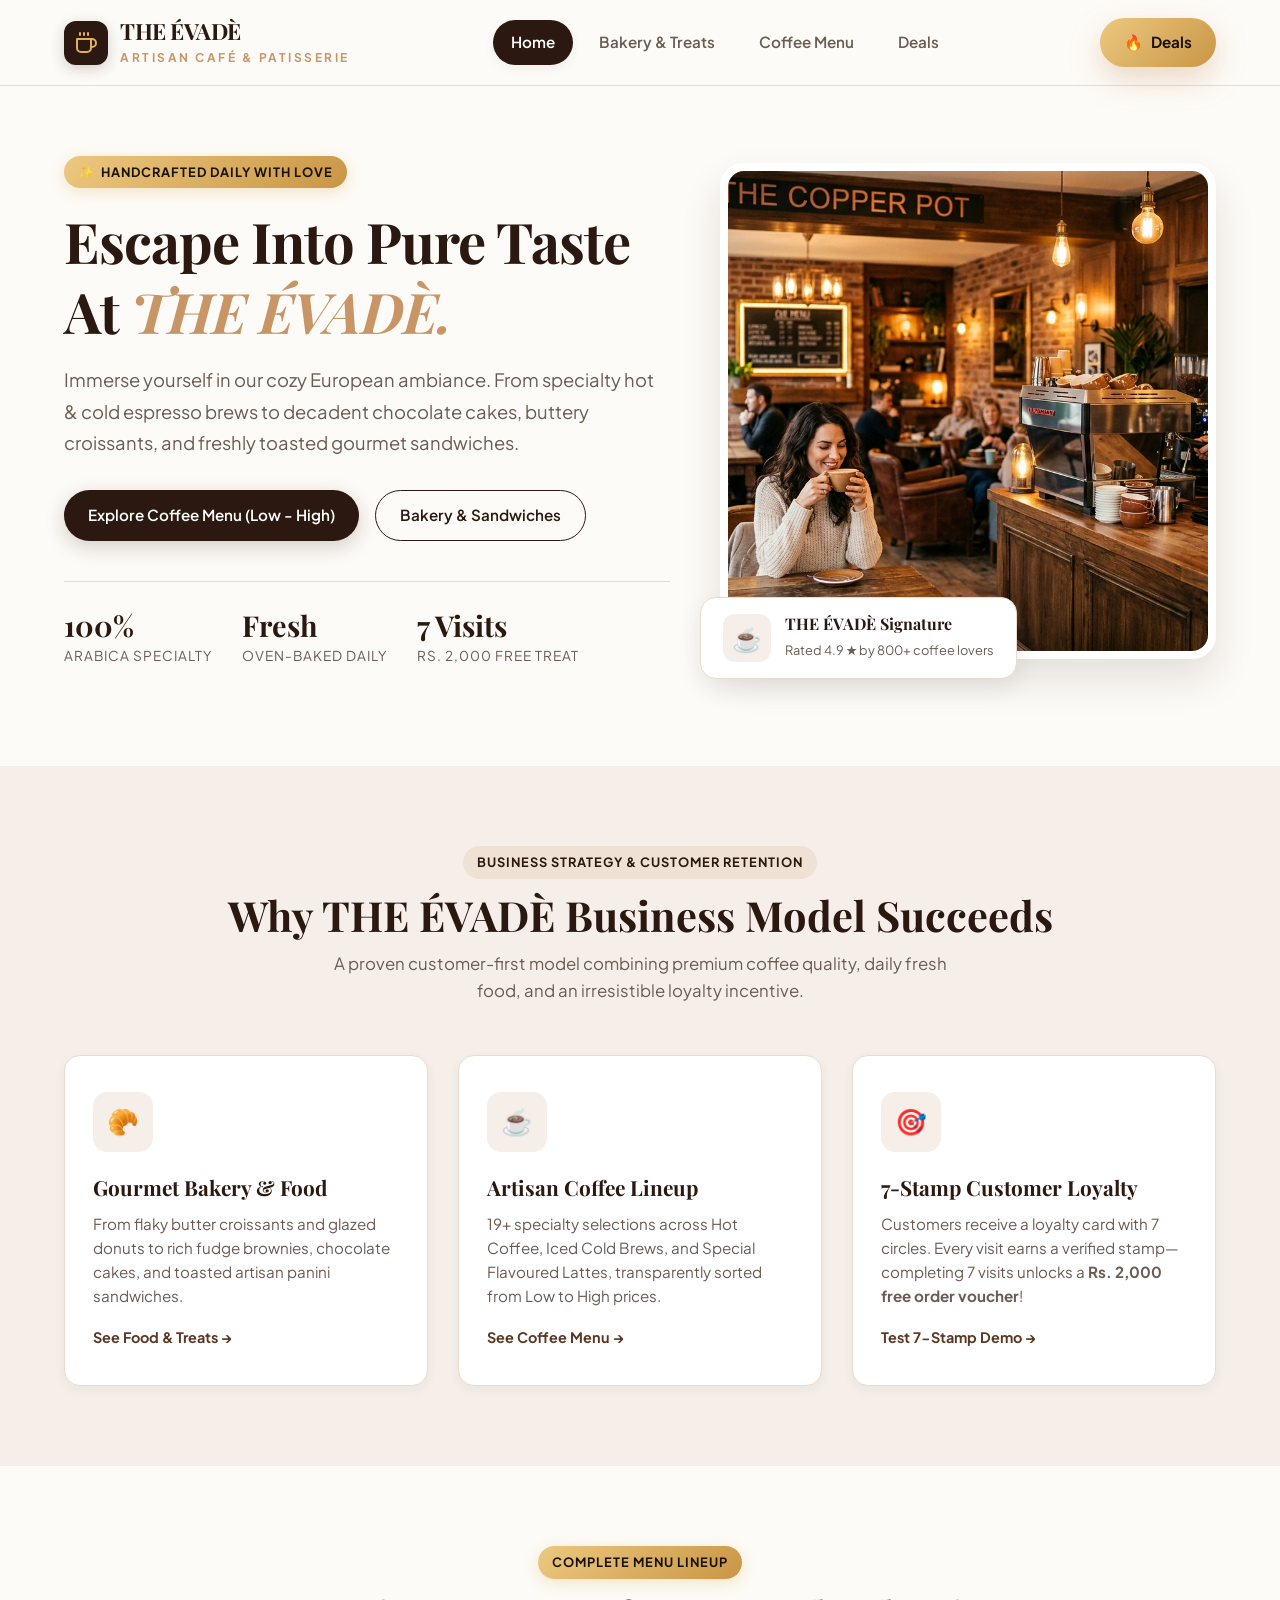
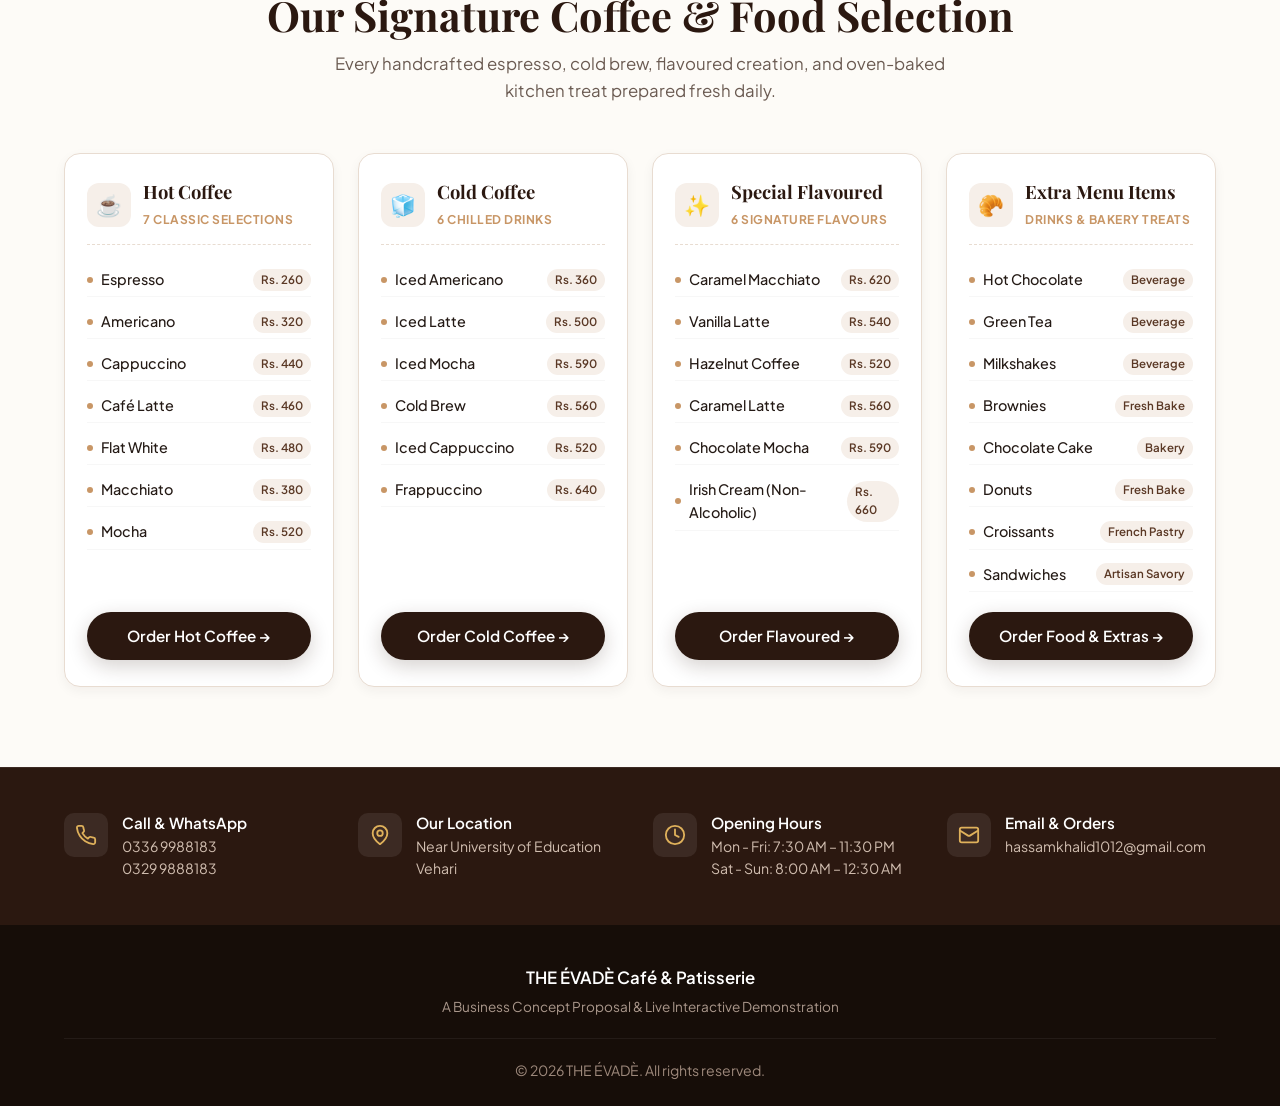
<file: index.html>
<!DOCTYPE html>
<html lang="en">
<head>
  <meta charset="UTF-8">
  <meta name="viewport" content="width=device-width, initial-scale=1.0">
  <title>THE ÉVADÈ | Artisan Coffee & Patisserie</title>
  <meta name="description" content="Welcome to THE ÉVADÈ. Premium specialty hot & cold coffees, gourmet bakery, artisan sandwiches, and exclusive customer loyalty rewards.">
  <link rel="stylesheet" href="css/style.css">
</head>
<body>

  <!-- ================= SITE HEADER ================= -->
  <header class="site-header">
    <div class="container nav-container">
      <a href="index.html" class="brand-logo" id="brandLogo">
        <div class="logo-icon">
          <svg width="24" height="24" viewBox="0 0 24 24" fill="none" stroke="currentColor" stroke-width="2" stroke-linecap="round" stroke-linejoin="round">
            <path d="M17 8h1a4 4 0 1 1 0 8h-1"></path>
            <path d="M3 8h14v9a4 4 0 0 1-4 4H7a4 4 0 0 1-4-4Z"></path>
            <line x1="6" y1="2" x2="6" y2="4"></line>
            <line x1="10" y1="2" x2="10" y2="4"></line>
            <line x1="14" y1="2" x2="14" y2="4"></line>
          </svg>
        </div>
        <div class="logo-text">
          <h1>THE ÉVADÈ</h1>
          <span>Artisan Café & Patisserie</span>
        </div>
      </a>

      <!-- Desktop & Mobile Navigation Links -->
      <nav>
        <ul class="nav-links" id="navLinks">
          <li><a href="index.html" class="nav-link active">Home</a></li>
          <li><a href="bakery.html" class="nav-link">Bakery & Treats</a></li>
          <li><a href="coffee.html" class="nav-link">Coffee Menu</a></li>
          <li><a href="loyalty.html" class="nav-link">Deals</a></li>
        </ul>
      </nav>

      <div class="nav-cta">
        <a href="loyalty.html" class="btn btn-gold">
          <span>🔥</span> Deals
        </a>
        <button class="mobile-menu-btn" id="mobileMenuBtn" aria-label="Toggle Navigation">☰</button>
      </div>
    </div>
  </header>

  <!-- ================= HERO SECTION ================= -->
  <main>
    <section class="hero-section">
      <div class="container hero-grid">
        <div class="hero-content">
          <div class="badge badge-gold">
            <span>✨</span> Handcrafted Daily with Love
          </div>
          <h1>Escape Into Pure Taste At <em>THE ÉVADÈ.</em></h1>
          <p class="hero-description">
            Immerse yourself in our cozy European ambiance. From specialty hot & cold espresso brews to decadent chocolate cakes, buttery croissants, and freshly toasted gourmet sandwiches.
          </p>

          <div class="hero-actions">
            <a href="coffee.html" class="btn btn-primary" id="exploreCoffeeBtn">
              Explore Coffee Menu (Low - High)
            </a>
            <a href="bakery.html" class="btn btn-outline" id="exploreBakeryBtn">
              Bakery & Sandwiches
            </a>
          </div>

          <div class="hero-stats">
            <div class="stat-item">
              <h3>100%</h3>
              <p>Arabica Specialty</p>
            </div>
            <div class="stat-item">
              <h3>Fresh</h3>
              <p>Oven-Baked Daily</p>
            </div>
            <div class="stat-item">
              <h3>7 Visits</h3>
              <p>Rs. 2,000 Free Treat</p>
            </div>
          </div>
        </div>

        <div class="hero-visual">
          <div class="hero-image-wrap">
            <img src="assets/images/hero.jpg" alt="THE ÉVADÈ Cafe Ambiance" id="heroImg">
          </div>
          <div class="floating-badge">
            <div class="floating-badge-icon">☕</div>
            <div class="floating-badge-text">
              <h4>THE ÉVADÈ Signature</h4>
              <span>Rated 4.9 ★ by 800+ coffee lovers</span>
            </div>
          </div>
        </div>
      </div>
    </section>

    <!-- ================= BUSINESS CONCEPT / VALUE PILLARS ================= -->
    <section class="section-padding" style="background-color: var(--bg-warm);">
      <div class="container text-center">
        <div class="section-header">
          <div class="badge">Business Strategy & Customer Retention</div>
          <h2>Why THE ÉVADÈ Business Model Succeeds</h2>
          <p>A proven customer-first model combining premium coffee quality, daily fresh food, and an irresistible loyalty incentive.</p>
        </div>

        <div class="features-grid">
          <div class="feature-card">
            <div class="feature-icon-box">🥐</div>
            <h3>Gourmet Bakery & Food</h3>
            <p>From flaky butter croissants and glazed donuts to rich fudge brownies, chocolate cakes, and toasted artisan panini sandwiches.</p>
            <div style="margin-top: 15px;">
              <a href="bakery.html" style="color: var(--primary); font-weight: 700; font-size: 0.9rem;">See Food & Treats →</a>
            </div>
          </div>

          <div class="feature-card">
            <div class="feature-icon-box">☕</div>
            <h3>Artisan Coffee Lineup</h3>
            <p>19+ specialty selections across Hot Coffee, Iced Cold Brews, and Special Flavoured Lattes, transparently sorted from Low to High prices.</p>
            <div style="margin-top: 15px;">
              <a href="coffee.html" style="color: var(--primary); font-weight: 700; font-size: 0.9rem;">See Coffee Menu →</a>
            </div>
          </div>

          <div class="feature-card">
            <div class="feature-icon-box">🎯</div>
            <h3>7-Stamp Customer Loyalty</h3>
            <p>Customers receive a loyalty card with 7 circles. Every visit earns a verified stamp—completing 7 visits unlocks a <strong>Rs. 2,000 free order voucher</strong>!</p>
            <div style="margin-top: 15px;">
              <a href="loyalty.html" style="color: var(--primary); font-weight: 700; font-size: 0.9rem;">Test 7-Stamp Demo →</a>
            </div>
          </div>
        </div>
      </div>
    </section>

    <!-- ================= COMPLETE SIGNATURE MENU SHOWCASE ================= -->
    <section class="section-padding" style="background-color: var(--bg-creme);">
      <div class="container text-center">
        <div class="section-header">
          <div class="badge badge-gold">Complete Menu Lineup</div>
          <h2>Our Signature Coffee & Food Selection</h2>
          <p>Every handcrafted espresso, cold brew, flavoured creation, and oven-baked kitchen treat prepared fresh daily.</p>
        </div>

        <div class="menu-overview-grid">
          <!-- 1. Hot Coffee -->
          <div class="menu-overview-card">
            <div class="menu-overview-header">
              <div class="menu-overview-icon">☕</div>
              <div>
                <h3>Hot Coffee</h3>
                <span>7 Classic Selections</span>
              </div>
            </div>
            <ul class="menu-overview-list">
              <li><span class="item-name"><span class="item-dot"></span>Espresso</span><span class="item-tag-sm">Rs. 260</span></li>
              <li><span class="item-name"><span class="item-dot"></span>Americano</span><span class="item-tag-sm">Rs. 320</span></li>
              <li><span class="item-name"><span class="item-dot"></span>Cappuccino</span><span class="item-tag-sm">Rs. 440</span></li>
              <li><span class="item-name"><span class="item-dot"></span>Café Latte</span><span class="item-tag-sm">Rs. 460</span></li>
              <li><span class="item-name"><span class="item-dot"></span>Flat White</span><span class="item-tag-sm">Rs. 480</span></li>
              <li><span class="item-name"><span class="item-dot"></span>Macchiato</span><span class="item-tag-sm">Rs. 380</span></li>
              <li><span class="item-name"><span class="item-dot"></span>Mocha</span><span class="item-tag-sm">Rs. 520</span></li>
            </ul>
            <a href="coffee.html" class="btn btn-primary">Order Hot Coffee →</a>
          </div>

          <!-- 2. Cold Coffee -->
          <div class="menu-overview-card">
            <div class="menu-overview-header">
              <div class="menu-overview-icon">🧊</div>
              <div>
                <h3>Cold Coffee</h3>
                <span>6 Chilled Drinks</span>
              </div>
            </div>
            <ul class="menu-overview-list">
              <li><span class="item-name"><span class="item-dot"></span>Iced Americano</span><span class="item-tag-sm">Rs. 360</span></li>
              <li><span class="item-name"><span class="item-dot"></span>Iced Latte</span><span class="item-tag-sm">Rs. 500</span></li>
              <li><span class="item-name"><span class="item-dot"></span>Iced Mocha</span><span class="item-tag-sm">Rs. 590</span></li>
              <li><span class="item-name"><span class="item-dot"></span>Cold Brew</span><span class="item-tag-sm">Rs. 560</span></li>
              <li><span class="item-name"><span class="item-dot"></span>Iced Cappuccino</span><span class="item-tag-sm">Rs. 520</span></li>
              <li><span class="item-name"><span class="item-dot"></span>Frappuccino</span><span class="item-tag-sm">Rs. 640</span></li>
            </ul>
            <a href="coffee.html" class="btn btn-primary">Order Cold Coffee →</a>
          </div>

          <!-- 3. Special Flavoured Coffee -->
          <div class="menu-overview-card">
            <div class="menu-overview-header">
              <div class="menu-overview-icon">✨</div>
              <div>
                <h3>Special Flavoured</h3>
                <span>6 Signature Flavours</span>
              </div>
            </div>
            <ul class="menu-overview-list">
              <li><span class="item-name"><span class="item-dot"></span>Caramel Macchiato</span><span class="item-tag-sm">Rs. 620</span></li>
              <li><span class="item-name"><span class="item-dot"></span>Vanilla Latte</span><span class="item-tag-sm">Rs. 540</span></li>
              <li><span class="item-name"><span class="item-dot"></span>Hazelnut Coffee</span><span class="item-tag-sm">Rs. 520</span></li>
              <li><span class="item-name"><span class="item-dot"></span>Caramel Latte</span><span class="item-tag-sm">Rs. 560</span></li>
              <li><span class="item-name"><span class="item-dot"></span>Chocolate Mocha</span><span class="item-tag-sm">Rs. 590</span></li>
              <li><span class="item-name"><span class="item-dot"></span>Irish Cream (Non-Alcoholic)</span><span class="item-tag-sm">Rs. 660</span></li>
            </ul>
            <a href="coffee.html" class="btn btn-primary">Order Flavoured →</a>
          </div>

          <!-- 4. Extra Menu Items -->
          <div class="menu-overview-card">
            <div class="menu-overview-header">
              <div class="menu-overview-icon">🥐</div>
              <div>
                <h3>Extra Menu Items</h3>
                <span>Drinks & Bakery Treats</span>
              </div>
            </div>
            <ul class="menu-overview-list">
              <li><span class="item-name"><span class="item-dot"></span>Hot Chocolate</span><span class="item-tag-sm">Beverage</span></li>
              <li><span class="item-name"><span class="item-dot"></span>Green Tea</span><span class="item-tag-sm">Beverage</span></li>
              <li><span class="item-name"><span class="item-dot"></span>Milkshakes</span><span class="item-tag-sm">Beverage</span></li>
              <li><span class="item-name"><span class="item-dot"></span>Brownies</span><span class="item-tag-sm">Fresh Bake</span></li>
              <li><span class="item-name"><span class="item-dot"></span>Chocolate Cake</span><span class="item-tag-sm">Bakery</span></li>
              <li><span class="item-name"><span class="item-dot"></span>Donuts</span><span class="item-tag-sm">Fresh Bake</span></li>
              <li><span class="item-name"><span class="item-dot"></span>Croissants</span><span class="item-tag-sm">French Pastry</span></li>
              <li><span class="item-name"><span class="item-dot"></span>Sandwiches</span><span class="item-tag-sm">Artisan Savory</span></li>
            </ul>
            <a href="bakery.html" class="btn btn-primary">Order Food & Extras →</a>
          </div>
        </div>
      </div>
    </section>
  </main>

  <!-- ================= CONTACT STRIP ================= -->
  <section class="contact-highlight-strip" id="contactSection">
    <div class="container">
      <div class="contact-strip-grid">
        <!-- Phone & WhatsApp -->
        <div class="contact-box">
          <div class="contact-box-icon">
            <svg width="22" height="22" viewBox="0 0 24 24" fill="none" stroke="currentColor" stroke-width="2" stroke-linecap="round" stroke-linejoin="round">
              <path d="M22 16.92v3a2 2 0 0 1-2.18 2 19.79 19.79 0 0 1-8.63-3.07 19.5 19.5 0 0 1-6-6 19.79 19.79 0 0 1-3.07-8.67A2 2 0 0 1 4.11 2h3a2 2 0 0 1 2 1.72 12.84 12.84 0 0 0 .7 2.81 2 2 0 0 1-.45 2.11L8.09 9.91a16 16 0 0 0 6 6l1.27-1.27a2 2 0 0 1 2.11-.45 12.84 12.84 0 0 0 2.81.7A2 2 0 0 1 22 16.92z"></path>
            </svg>
          </div>
          <div class="contact-box-info">
            <h4>Call & WhatsApp</h4>
            <p><a href="tel:03369988183">0336 9988183</a></p>
            <p><a href="tel:03299888183">0329 9888183</a></p>
          </div>
        </div>

        <!-- Location -->
        <div class="contact-box">
          <div class="contact-box-icon">
            <svg width="22" height="22" viewBox="0 0 24 24" fill="none" stroke="currentColor" stroke-width="2" stroke-linecap="round" stroke-linejoin="round">
              <path d="M20 10c0 6-8 12-8 12s-8-6-8-12a8 8 0 0 1 16 0Z"></path>
              <circle cx="12" cy="10" r="3"></circle>
            </svg>
          </div>
          <div class="contact-box-info">
            <h4>Our Location</h4>
            <p>Near University of Education</p>
            <p>Vehari</p>
          </div>
        </div>

        <!-- Hours -->
        <div class="contact-box">
          <div class="contact-box-icon">
            <svg width="22" height="22" viewBox="0 0 24 24" fill="none" stroke="currentColor" stroke-width="2" stroke-linecap="round" stroke-linejoin="round">
              <circle cx="12" cy="12" r="10"></circle>
              <polyline points="12 6 12 12 16 14"></polyline>
            </svg>
          </div>
          <div class="contact-box-info">
            <h4>Opening Hours</h4>
            <p>Mon - Fri: 7:30 AM – 11:30 PM</p>
            <p>Sat - Sun: 8:00 AM – 12:30 AM</p>
          </div>
        </div>

        <!-- Email & Orders -->
        <div class="contact-box">
          <div class="contact-box-icon">
            <svg width="22" height="22" viewBox="0 0 24 24" fill="none" stroke="currentColor" stroke-width="2" stroke-linecap="round" stroke-linejoin="round">
              <rect width="20" height="16" x="2" y="4" rx="2"></rect>
              <path d="m22 7-8.97 5.7a1.94 1.94 0 0 1-2.06 0L2 7"></path>
            </svg>
          </div>
          <div class="contact-box-info">
            <h4>Email & Orders</h4>
            <p><a href="mailto:hassamkhalid1012@gmail.com">hassamkhalid1012@gmail.com</a></p>
          </div>
        </div>
      </div>
    </div>
  </section>

  <!-- ================= FOOTER ================= -->
  <footer class="site-footer">
    <div class="container">
      <p style="font-weight: 600; font-size: 1.05rem;">THE ÉVADÈ Café & Patisserie</p>
      <p style="color: #AB988C; font-size: 0.85rem; margin-top: 4px;">A Business Concept Proposal & Live Interactive Demonstration</p>
      <div class="footer-copy">
        &copy; 2026 THE ÉVADÈ. All rights reserved.
      </div>
    </div>
  </footer>

  <script src="js/main.js"></script>
</body>
</html>
</file>
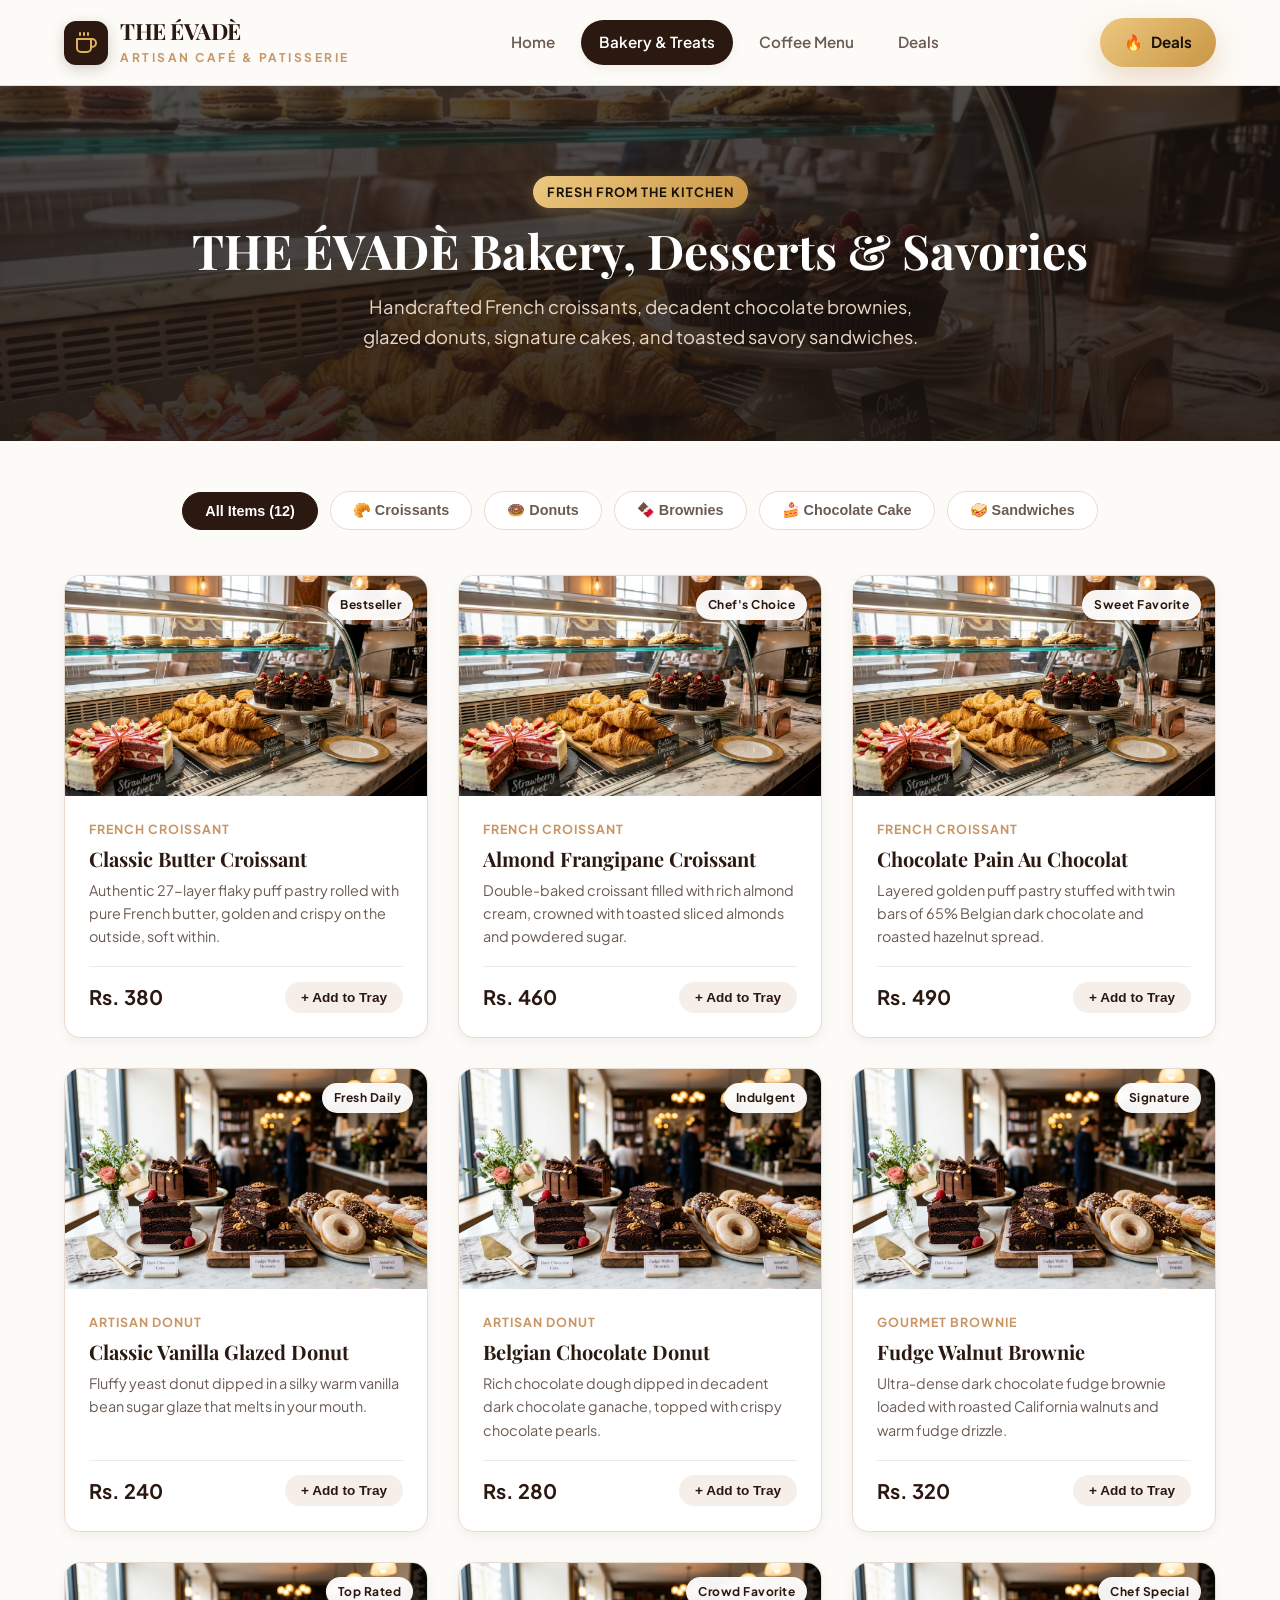
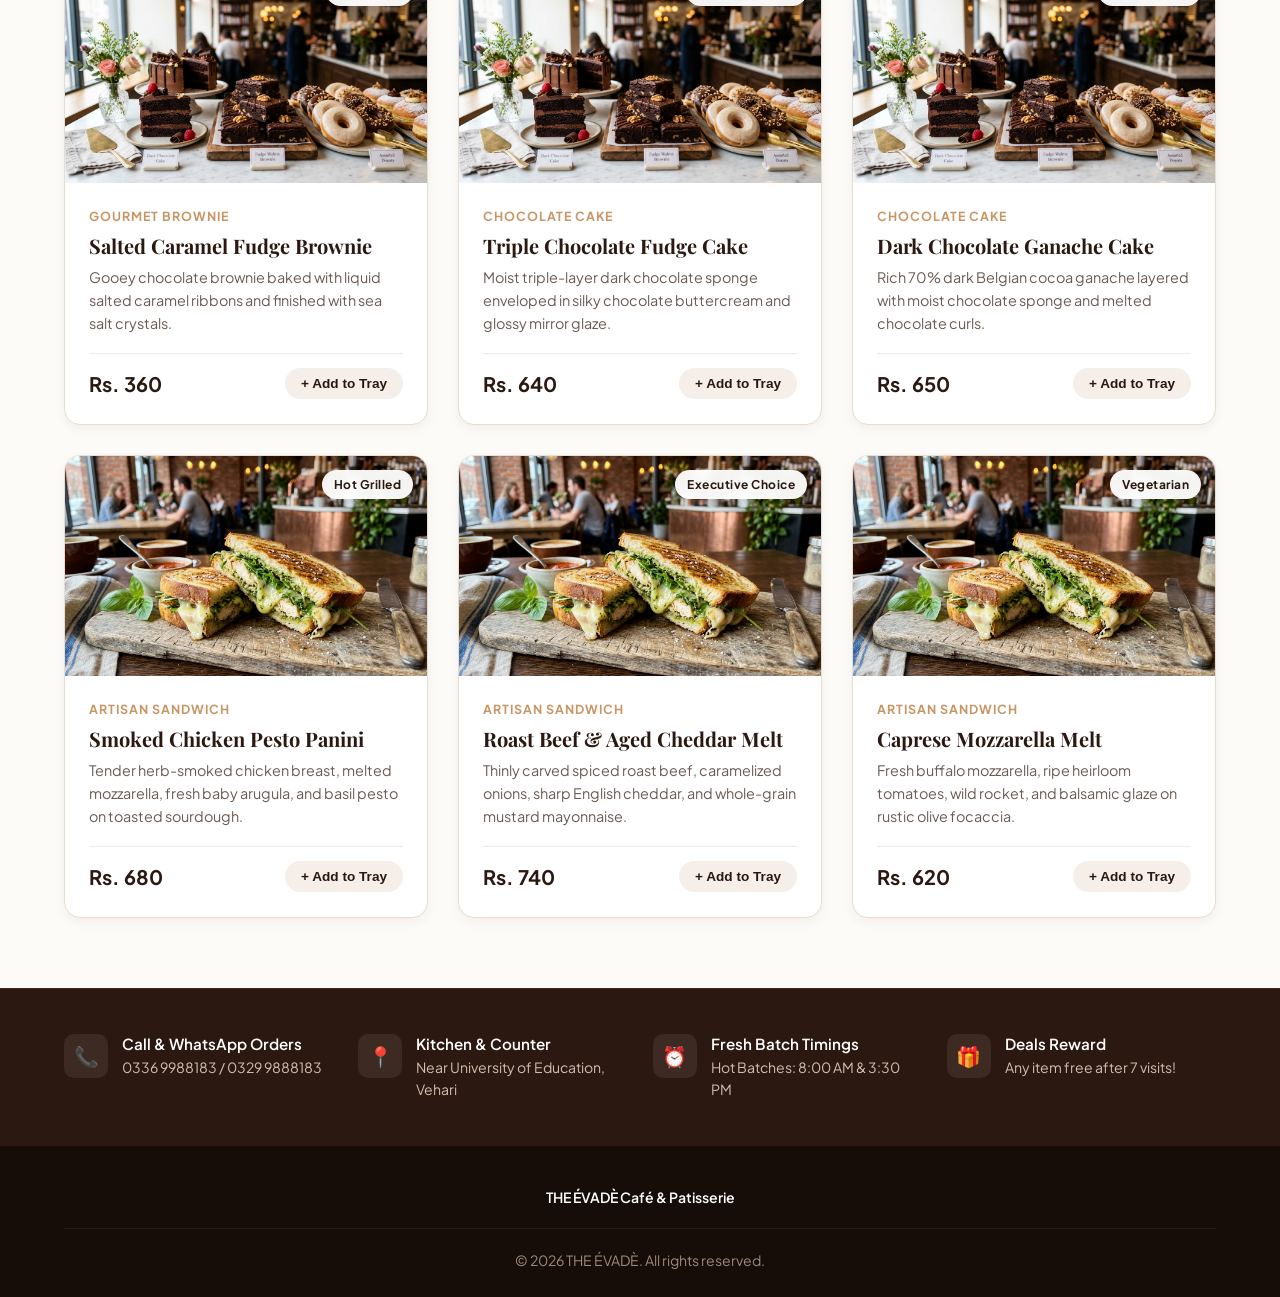
<file: bakery.html>
<!DOCTYPE html>
<html lang="en">
<head>
  <meta charset="UTF-8">
  <meta name="viewport" content="width=device-width, initial-scale=1.0">
  <title>Bakery & Savory Menu | THE ÉVADÈ</title>
  <meta name="description" content="Discover THE ÉVADÈ bakery & savory selection: buttery croissants, glazed donuts, chocolate brownies, artisan cakes, and toasted panini sandwiches.">
  <link rel="stylesheet" href="css/style.css">
</head>
<body>

  <!-- ================= SITE HEADER ================= -->
  <header class="site-header">
    <div class="container nav-container">
      <a href="index.html" class="brand-logo" id="brandLogo">
        <div class="logo-icon">
          <svg width="24" height="24" viewBox="0 0 24 24" fill="none" stroke="currentColor" stroke-width="2" stroke-linecap="round" stroke-linejoin="round">
            <path d="M17 8h1a4 4 0 1 1 0 8h-1"></path>
            <path d="M3 8h14v9a4 4 0 0 1-4 4H7a4 4 0 0 1-4-4Z"></path>
            <line x1="6" y1="2" x2="6" y2="4"></line>
            <line x1="10" y1="2" x2="10" y2="4"></line>
            <line x1="14" y1="2" x2="14" y2="4"></line>
          </svg>
        </div>
        <div class="logo-text">
          <h1>THE ÉVADÈ</h1>
          <span>Artisan Café & Patisserie</span>
        </div>
      </a>

      <nav>
        <ul class="nav-links" id="navLinks">
          <li><a href="index.html" class="nav-link">Home</a></li>
          <li><a href="bakery.html" class="nav-link active">Bakery & Treats</a></li>
          <li><a href="coffee.html" class="nav-link">Coffee Menu</a></li>
          <li><a href="loyalty.html" class="nav-link">Deals</a></li>
        </ul>
      </nav>

      <div class="nav-cta">
        <a href="loyalty.html" class="btn btn-gold">
          <span>🔥</span> Deals
        </a>
        <button class="mobile-menu-btn" id="mobileMenuBtn" aria-label="Toggle Navigation">☰</button>
      </div>
    </div>
  </header>

  <!-- ================= PAGE BANNER ================= -->
  <section class="page-banner">
    <div class="container">
      <div class="badge badge-gold" style="margin-bottom: 12px;">Fresh From The Kitchen</div>
      <h1>THE ÉVADÈ Bakery, Desserts & Savories</h1>
      <p>Handcrafted French croissants, decadent chocolate brownies, glazed donuts, signature cakes, and toasted savory sandwiches.</p>
    </div>
  </section>

  <!-- ================= BAKERY ITEMS SECTION ================= -->
  <main class="container">
    <!-- Category Filter Buttons -->
    <div class="filter-controls">
      <button class="filter-btn bakery-filter-btn active" data-filter="all">All Items (12)</button>
      <button class="filter-btn bakery-filter-btn" data-filter="croissant">🥐 Croissants</button>
      <button class="filter-btn bakery-filter-btn" data-filter="donut">🍩 Donuts</button>
      <button class="filter-btn bakery-filter-btn" data-filter="brownie">🍫 Brownies</button>
      <button class="filter-btn bakery-filter-btn" data-filter="cake">🍰 Chocolate Cake</button>
      <button class="filter-btn bakery-filter-btn" data-filter="sandwich">🥪 Sandwiches</button>
    </div>

    <!-- Bakery Items Grid -->
    <div class="bakery-grid" id="bakeryGrid">
      
      <!-- ================= CROISSANTS ================= -->
      <div class="bakery-card" data-category="croissant">
        <div class="bakery-card-img">
          <img src="assets/images/bakery.jpg" alt="Classic French Butter Croissant">
          <span class="item-tag">Bestseller</span>
        </div>
        <div class="bakery-card-body">
          <div class="bakery-category">French Croissant</div>
          <h3>Classic Butter Croissant</h3>
          <p>Authentic 27-layer flaky puff pastry rolled with pure French butter, golden and crispy on the outside, soft within.</p>
          <div class="card-footer">
            <span class="price">Rs. 380</span>
            <button class="order-mini-btn" onclick="showToast('Added Classic Croissant to tray!')">+ Add to Tray</button>
          </div>
        </div>
      </div>

      <div class="bakery-card" data-category="croissant">
        <div class="bakery-card-img">
          <img src="assets/images/bakery.jpg" alt="Almond Frangipane Croissant">
          <span class="item-tag">Chef's Choice</span>
        </div>
        <div class="bakery-card-body">
          <div class="bakery-category">French Croissant</div>
          <h3>Almond Frangipane Croissant</h3>
          <p>Double-baked croissant filled with rich almond cream, crowned with toasted sliced almonds and powdered sugar.</p>
          <div class="card-footer">
            <span class="price">Rs. 460</span>
            <button class="order-mini-btn" onclick="showToast('Added Almond Croissant to tray!')">+ Add to Tray</button>
          </div>
        </div>
      </div>

      <div class="bakery-card" data-category="croissant">
        <div class="bakery-card-img">
          <img src="assets/images/bakery.jpg" alt="Dark Chocolate Hazelnut Croissant">
          <span class="item-tag">Sweet Favorite</span>
        </div>
        <div class="bakery-card-body">
          <div class="bakery-category">French Croissant</div>
          <h3>Chocolate Pain Au Chocolat</h3>
          <p>Layered golden puff pastry stuffed with twin bars of 65% Belgian dark chocolate and roasted hazelnut spread.</p>
          <div class="card-footer">
            <span class="price">Rs. 490</span>
            <button class="order-mini-btn" onclick="showToast('Added Pain Au Chocolat to tray!')">+ Add to Tray</button>
          </div>
        </div>
      </div>

      <!-- ================= DONUTS ================= -->
      <div class="bakery-card" data-category="donut">
        <div class="bakery-card-img">
          <img src="assets/images/desserts.jpg" alt="Classic Vanilla Glazed Donut">
          <span class="item-tag">Fresh Daily</span>
        </div>
        <div class="bakery-card-body">
          <div class="bakery-category">Artisan Donut</div>
          <h3>Classic Vanilla Glazed Donut</h3>
          <p>Fluffy yeast donut dipped in a silky warm vanilla bean sugar glaze that melts in your mouth.</p>
          <div class="card-footer">
            <span class="price">Rs. 240</span>
            <button class="order-mini-btn" onclick="showToast('Added Glazed Donut to tray!')">+ Add to Tray</button>
          </div>
        </div>
      </div>

      <div class="bakery-card" data-category="donut">
        <div class="bakery-card-img">
          <img src="assets/images/desserts.jpg" alt="Belgian Chocolate Glazed Donut">
          <span class="item-tag">Indulgent</span>
        </div>
        <div class="bakery-card-body">
          <div class="bakery-category">Artisan Donut</div>
          <h3>Belgian Chocolate Donut</h3>
          <p>Rich chocolate dough dipped in decadent dark chocolate ganache, topped with crispy chocolate pearls.</p>
          <div class="card-footer">
            <span class="price">Rs. 280</span>
            <button class="order-mini-btn" onclick="showToast('Added Chocolate Donut to tray!')">+ Add to Tray</button>
          </div>
        </div>
      </div>

      <!-- ================= BROWNIES ================= -->
      <div class="bakery-card" data-category="brownie">
        <div class="bakery-card-img">
          <img src="assets/images/desserts.jpg" alt="Fudge Walnut Brownie">
          <span class="item-tag">Signature</span>
        </div>
        <div class="bakery-card-body">
          <div class="bakery-category">Gourmet Brownie</div>
          <h3>Fudge Walnut Brownie</h3>
          <p>Ultra-dense dark chocolate fudge brownie loaded with roasted California walnuts and warm fudge drizzle.</p>
          <div class="card-footer">
            <span class="price">Rs. 320</span>
            <button class="order-mini-btn" onclick="showToast('Added Walnut Brownie to tray!')">+ Add to Tray</button>
          </div>
        </div>
      </div>

      <div class="bakery-card" data-category="brownie">
        <div class="bakery-card-img">
          <img src="assets/images/desserts.jpg" alt="Salted Caramel Fudge Brownie">
          <span class="item-tag">Top Rated</span>
        </div>
        <div class="bakery-card-body">
          <div class="bakery-category">Gourmet Brownie</div>
          <h3>Salted Caramel Fudge Brownie</h3>
          <p>Gooey chocolate brownie baked with liquid salted caramel ribbons and finished with sea salt crystals.</p>
          <div class="card-footer">
            <span class="price">Rs. 360</span>
            <button class="order-mini-btn" onclick="showToast('Added Caramel Brownie to tray!')">+ Add to Tray</button>
          </div>
        </div>
      </div>

      <!-- ================= CHOCOLATE CAKE ================= -->
      <div class="bakery-card" data-category="cake">
        <div class="bakery-card-img">
          <img src="assets/images/desserts.jpg" alt="Triple Chocolate Fudge Cake">
          <span class="item-tag">Crowd Favorite</span>
        </div>
        <div class="bakery-card-body">
          <div class="bakery-category">Chocolate Cake</div>
          <h3>Triple Chocolate Fudge Cake</h3>
          <p>Moist triple-layer dark chocolate sponge enveloped in silky chocolate buttercream and glossy mirror glaze.</p>
          <div class="card-footer">
            <span class="price">Rs. 640</span>
            <button class="order-mini-btn" onclick="showToast('Added Triple Chocolate Cake to tray!')">+ Add to Tray</button>
          </div>
        </div>
      </div>

      <div class="bakery-card" data-category="cake">
        <div class="bakery-card-img">
          <img src="assets/images/desserts.jpg" alt="Belgian Dark Chocolate Ganache Cake">
          <span class="item-tag">Chef Special</span>
        </div>
        <div class="bakery-card-body">
          <div class="bakery-category">Chocolate Cake</div>
          <h3>Dark Chocolate Ganache Cake</h3>
          <p>Rich 70% dark Belgian cocoa ganache layered with moist chocolate sponge and melted chocolate curls.</p>
          <div class="card-footer">
            <span class="price">Rs. 650</span>
            <button class="order-mini-btn" onclick="showToast('Added Dark Chocolate Cake to tray!')">+ Add to Tray</button>
          </div>
        </div>
      </div>

      <!-- ================= SANDWICHES ================= -->
      <div class="bakery-card" data-category="sandwich">
        <div class="bakery-card-img">
          <img src="assets/images/sandwiches.jpg" alt="Smoked Chicken Pesto Panini">
          <span class="item-tag">Hot Grilled</span>
        </div>
        <div class="bakery-card-body">
          <div class="bakery-category">Artisan Sandwich</div>
          <h3>Smoked Chicken Pesto Panini</h3>
          <p>Tender herb-smoked chicken breast, melted mozzarella, fresh baby arugula, and basil pesto on toasted sourdough.</p>
          <div class="card-footer">
            <span class="price">Rs. 680</span>
            <button class="order-mini-btn" onclick="showToast('Added Smoked Chicken Panini to tray!')">+ Add to Tray</button>
          </div>
        </div>
      </div>

      <div class="bakery-card" data-category="sandwich">
        <div class="bakery-card-img">
          <img src="assets/images/sandwiches.jpg" alt="Roast Beef & Cheddar Melt">
          <span class="item-tag">Executive Choice</span>
        </div>
        <div class="bakery-card-body">
          <div class="bakery-category">Artisan Sandwich</div>
          <h3>Roast Beef & Aged Cheddar Melt</h3>
          <p>Thinly carved spiced roast beef, caramelized onions, sharp English cheddar, and whole-grain mustard mayonnaise.</p>
          <div class="card-footer">
            <span class="price">Rs. 740</span>
            <button class="order-mini-btn" onclick="showToast('Added Roast Beef Melt to tray!')">+ Add to Tray</button>
          </div>
        </div>
      </div>

      <div class="bakery-card" data-category="sandwich">
        <div class="bakery-card-img">
          <img src="assets/images/sandwiches.jpg" alt="Caprese Tomato Mozzarella Grilled Sandwich">
          <span class="item-tag">Vegetarian</span>
        </div>
        <div class="bakery-card-body">
          <div class="bakery-category">Artisan Sandwich</div>
          <h3>Caprese Mozzarella Melt</h3>
          <p>Fresh buffalo mozzarella, ripe heirloom tomatoes, wild rocket, and balsamic glaze on rustic olive focaccia.</p>
          <div class="card-footer">
            <span class="price">Rs. 620</span>
            <button class="order-mini-btn" onclick="showToast('Added Caprese Melt to tray!')">+ Add to Tray</button>
          </div>
        </div>
      </div>

    </div>
  </main>

  <!-- ================= CONTACT STRIP ================= -->
  <section class="contact-highlight-strip">
    <div class="container">
      <div class="contact-strip-grid">
        <div class="contact-box">
          <div class="contact-box-icon">📞</div>
          <div class="contact-box-info">
            <h4>Call & WhatsApp Orders</h4>
            <p><a href="tel:03369988183">0336 9988183</a> / <a href="tel:03299888183">0329 9888183</a></p>
          </div>
        </div>
        <div class="contact-box">
          <div class="contact-box-icon">📍</div>
          <div class="contact-box-info">
            <h4>Kitchen & Counter</h4>
            <p>Near University of Education, Vehari</p>
          </div>
        </div>
        <div class="contact-box">
          <div class="contact-box-icon">⏰</div>
          <div class="contact-box-info">
            <h4>Fresh Batch Timings</h4>
            <p>Hot Batches: 8:00 AM & 3:30 PM</p>
          </div>
        </div>
        <div class="contact-box">
          <div class="contact-box-icon">🎁</div>
          <div class="contact-box-info">
            <h4>Deals Reward</h4>
            <p>Any item free after 7 visits!</p>
          </div>
        </div>
      </div>
    </div>
  </section>

  <!-- ================= FOOTER ================= -->
  <footer class="site-footer">
    <div class="container">
      <p style="font-weight: 600;">THE ÉVADÈ Café & Patisserie</p>
      <div class="footer-copy">&copy; 2026 THE ÉVADÈ. All rights reserved.</div>
    </div>
  </footer>

  <script src="js/main.js"></script>
</body>
</html>
</file>
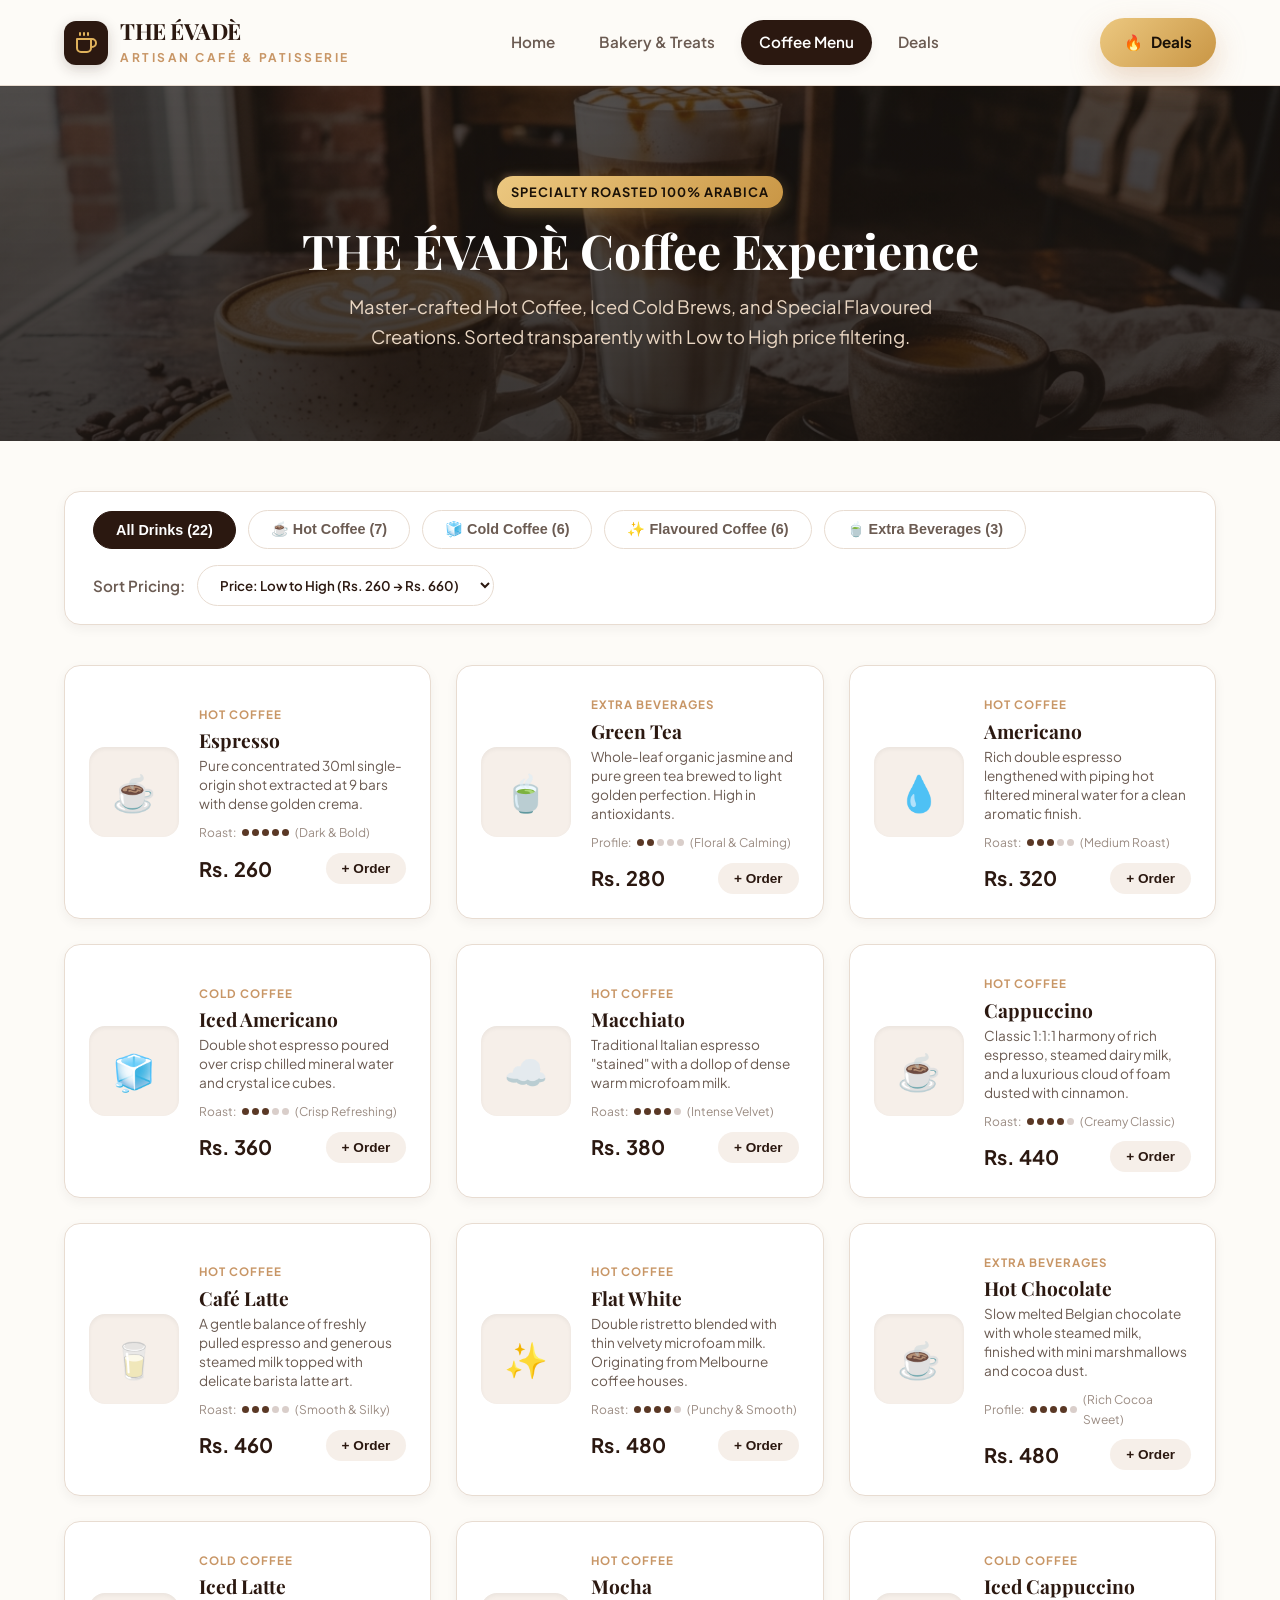
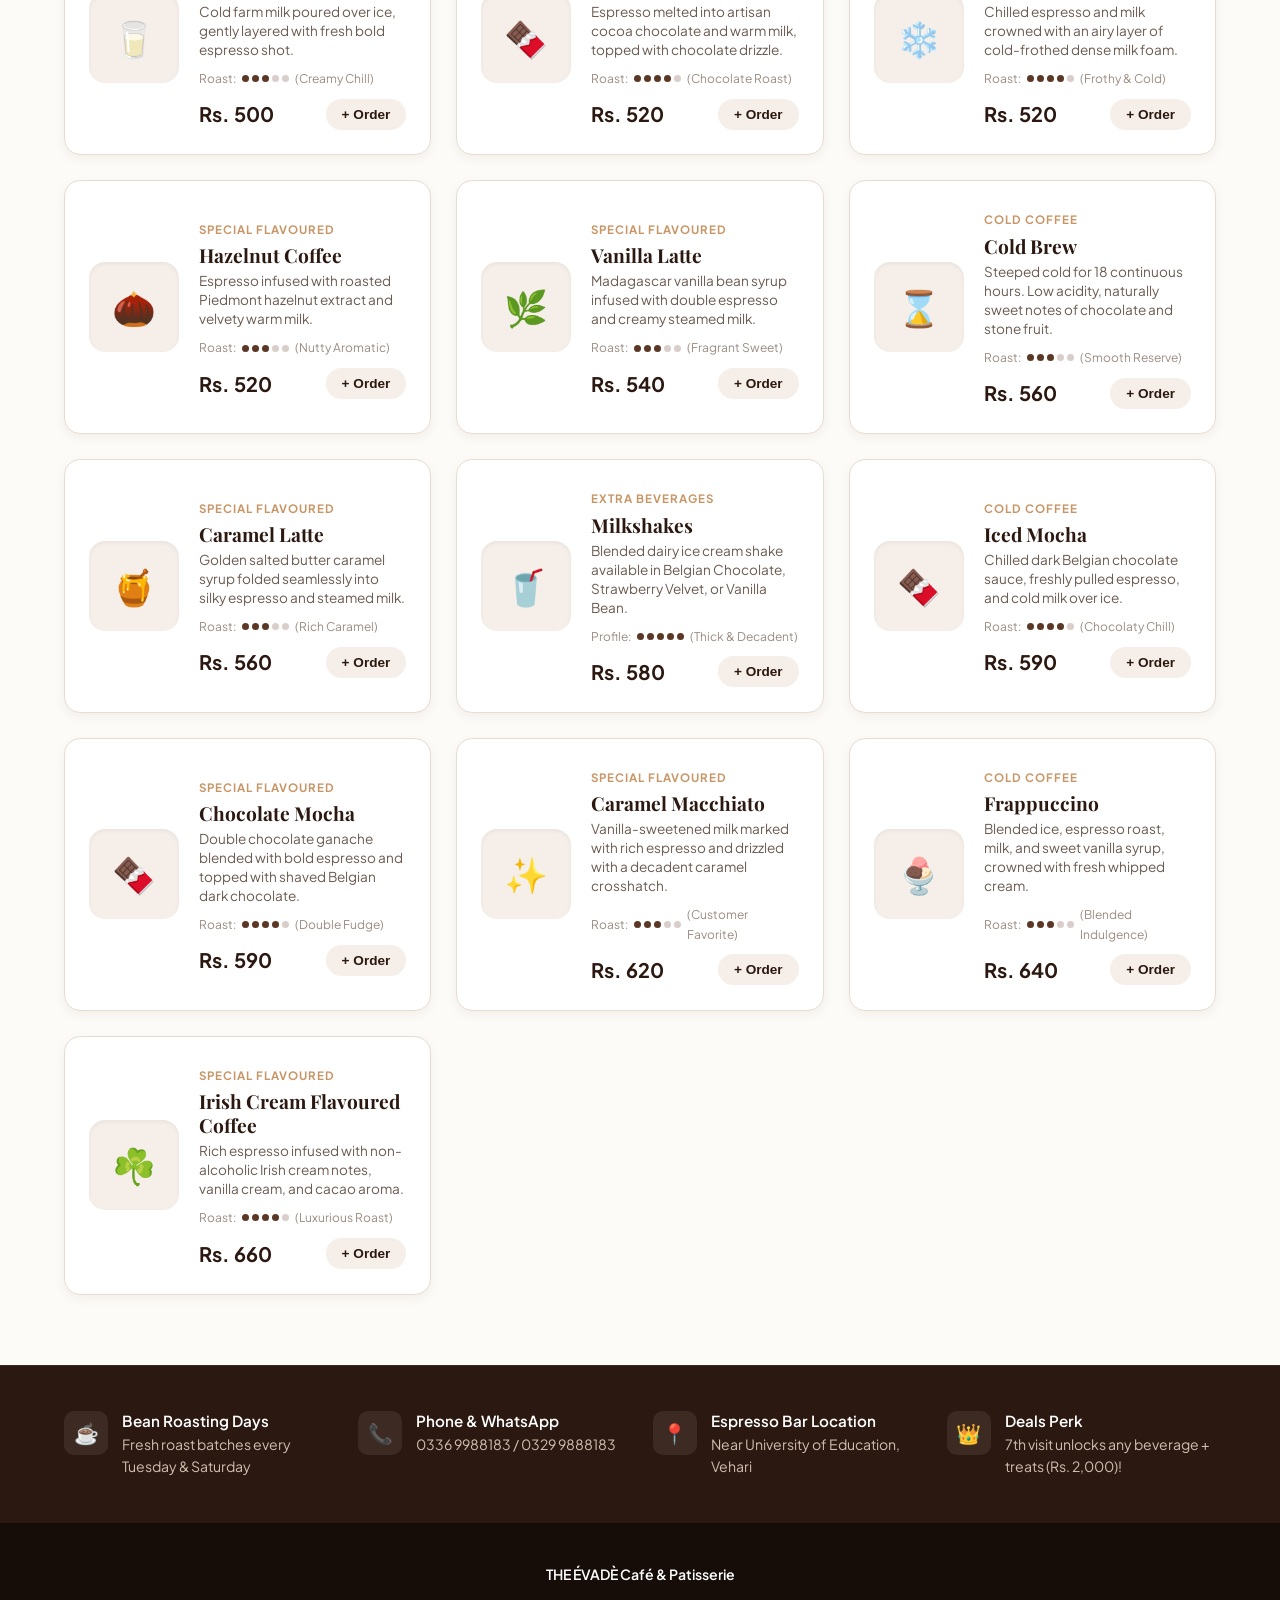
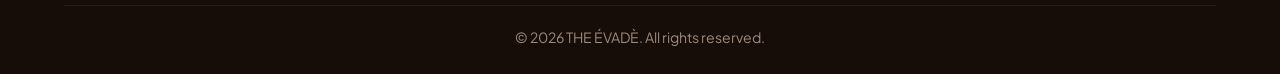
<file: coffee.html>
<!DOCTYPE html>
<html lang="en">
<head>
  <meta charset="UTF-8">
  <meta name="viewport" content="width=device-width, initial-scale=1.0">
  <title>Specialty Coffee Menu | THE ÉVADÈ</title>
  <meta name="description" content="Explore THE ÉVADÈ coffee menu. Handcrafted hot coffee, iced cold brews, special flavoured lattes, and specialty beverages sorted from low to high prices.">
  <link rel="stylesheet" href="css/style.css">
</head>
<body>

  <!-- ================= SITE HEADER ================= -->
  <header class="site-header">
    <div class="container nav-container">
      <a href="index.html" class="brand-logo" id="brandLogo">
        <div class="logo-icon">
          <svg width="24" height="24" viewBox="0 0 24 24" fill="none" stroke="currentColor" stroke-width="2" stroke-linecap="round" stroke-linejoin="round">
            <path d="M17 8h1a4 4 0 1 1 0 8h-1"></path>
            <path d="M3 8h14v9a4 4 0 0 1-4 4H7a4 4 0 0 1-4-4Z"></path>
            <line x1="6" y1="2" x2="6" y2="4"></line>
            <line x1="10" y1="2" x2="10" y2="4"></line>
            <line x1="14" y1="2" x2="14" y2="4"></line>
          </svg>
        </div>
        <div class="logo-text">
          <h1>THE ÉVADÈ</h1>
          <span>Artisan Café & Patisserie</span>
        </div>
      </a>

      <nav>
        <ul class="nav-links" id="navLinks">
          <li><a href="index.html" class="nav-link">Home</a></li>
          <li><a href="bakery.html" class="nav-link">Bakery & Treats</a></li>
          <li><a href="coffee.html" class="nav-link active">Coffee Menu</a></li>
          <li><a href="loyalty.html" class="nav-link">Deals</a></li>
        </ul>
      </nav>

      <div class="nav-cta">
        <a href="loyalty.html" class="btn btn-gold">
          <span>🔥</span> Deals
        </a>
        <button class="mobile-menu-btn" id="mobileMenuBtn" aria-label="Toggle Navigation">☰</button>
      </div>
    </div>
  </header>

  <!-- ================= PAGE BANNER ================= -->
  <section class="page-banner coffee-banner">
    <div class="container">
      <div class="badge badge-gold" style="margin-bottom: 12px;">Specialty Roasted 100% Arabica</div>
      <h1>THE ÉVADÈ Coffee Experience</h1>
      <p>Master-crafted Hot Coffee, Iced Cold Brews, and Special Flavoured Creations. Sorted transparently with Low to High price filtering.</p>
    </div>
  </section>

  <!-- ================= COFFEE MENU SECTION ================= -->
  <main class="container">

    <!-- Interactive Sort & Filter Toolbar -->
    <div class="coffee-toolbar">
      <!-- Filter Category Buttons -->
      <div class="filter-controls" style="margin-bottom: 0;">
        <button class="filter-btn coffee-filter-btn active" data-filter="all">All Drinks (22)</button>
        <button class="filter-btn coffee-filter-btn" data-filter="hot">☕ Hot Coffee (7)</button>
        <button class="filter-btn coffee-filter-btn" data-filter="cold">🧊 Cold Coffee (6)</button>
        <button class="filter-btn coffee-filter-btn" data-filter="flavoured">✨ Flavoured Coffee (6)</button>
        <button class="filter-btn coffee-filter-btn" data-filter="extra">🍵 Extra Beverages (3)</button>
      </div>

      <!-- Low to High Sort Selector -->
      <div class="sort-container">
        <label for="coffeeSortSelect">Sort Pricing:</label>
        <select id="coffeeSortSelect" class="sort-select">
          <option value="low-to-high" selected>Price: Low to High (Rs. 260 → Rs. 660)</option>
          <option value="high-to-low">Price: High to Low (Rs. 660 → Rs. 260)</option>
        </select>
      </div>
    </div>

    <!-- Coffees Grid -->
    <div class="coffee-grid" id="coffeeGrid">

      <!-- ================= 1. HOT COFFEE ================= -->
      
      <!-- Espresso -->
      <div class="coffee-item-card" data-price="260" data-category="hot">
        <div class="coffee-card-thumb">☕</div>
        <div class="coffee-item-info">
          <span class="coffee-category-badge">Hot Coffee</span>
          <h3>Espresso</h3>
          <p>Pure concentrated 30ml single-origin shot extracted at 9 bars with dense golden crema.</p>
          <div class="coffee-roast-meter">
            <span>Roast:</span>
            <div class="roast-dots">
              <span class="roast-dot active"></span>
              <span class="roast-dot active"></span>
              <span class="roast-dot active"></span>
              <span class="roast-dot active"></span>
              <span class="roast-dot active"></span>
            </div>
            <span>(Dark & Bold)</span>
          </div>
          <div class="coffee-item-bottom">
            <span class="coffee-price">Rs. 260</span>
            <button class="order-mini-btn" onclick="showToast('Selected Espresso!')">+ Order</button>
          </div>
        </div>
      </div>

      <!-- Americano -->
      <div class="coffee-item-card" data-price="320" data-category="hot">
        <div class="coffee-card-thumb">💧</div>
        <div class="coffee-item-info">
          <span class="coffee-category-badge">Hot Coffee</span>
          <h3>Americano</h3>
          <p>Rich double espresso lengthened with piping hot filtered mineral water for a clean aromatic finish.</p>
          <div class="coffee-roast-meter">
            <span>Roast:</span>
            <div class="roast-dots">
              <span class="roast-dot active"></span>
              <span class="roast-dot active"></span>
              <span class="roast-dot active"></span>
              <span class="roast-dot"></span>
              <span class="roast-dot"></span>
            </div>
            <span>(Medium Roast)</span>
          </div>
          <div class="coffee-item-bottom">
            <span class="coffee-price">Rs. 320</span>
            <button class="order-mini-btn" onclick="showToast('Selected Americano!')">+ Order</button>
          </div>
        </div>
      </div>

      <!-- Macchiato -->
      <div class="coffee-item-card" data-price="380" data-category="hot">
        <div class="coffee-card-thumb">☁️</div>
        <div class="coffee-item-info">
          <span class="coffee-category-badge">Hot Coffee</span>
          <h3>Macchiato</h3>
          <p>Traditional Italian espresso "stained" with a dollop of dense warm microfoam milk.</p>
          <div class="coffee-roast-meter">
            <span>Roast:</span>
            <div class="roast-dots">
              <span class="roast-dot active"></span>
              <span class="roast-dot active"></span>
              <span class="roast-dot active"></span>
              <span class="roast-dot active"></span>
              <span class="roast-dot"></span>
            </div>
            <span>(Intense Velvet)</span>
          </div>
          <div class="coffee-item-bottom">
            <span class="coffee-price">Rs. 380</span>
            <button class="order-mini-btn" onclick="showToast('Selected Macchiato!')">+ Order</button>
          </div>
        </div>
      </div>

      <!-- Cappuccino -->
      <div class="coffee-item-card" data-price="440" data-category="hot">
        <div class="coffee-card-thumb">☕</div>
        <div class="coffee-item-info">
          <span class="coffee-category-badge">Hot Coffee</span>
          <h3>Cappuccino</h3>
          <p>Classic 1:1:1 harmony of rich espresso, steamed dairy milk, and a luxurious cloud of foam dusted with cinnamon.</p>
          <div class="coffee-roast-meter">
            <span>Roast:</span>
            <div class="roast-dots">
              <span class="roast-dot active"></span>
              <span class="roast-dot active"></span>
              <span class="roast-dot active"></span>
              <span class="roast-dot active"></span>
              <span class="roast-dot"></span>
            </div>
            <span>(Creamy Classic)</span>
          </div>
          <div class="coffee-item-bottom">
            <span class="coffee-price">Rs. 440</span>
            <button class="order-mini-btn" onclick="showToast('Selected Cappuccino!')">+ Order</button>
          </div>
        </div>
      </div>

      <!-- Café Latte -->
      <div class="coffee-item-card" data-price="460" data-category="hot">
        <div class="coffee-card-thumb">🥛</div>
        <div class="coffee-item-info">
          <span class="coffee-category-badge">Hot Coffee</span>
          <h3>Café Latte</h3>
          <p>A gentle balance of freshly pulled espresso and generous steamed milk topped with delicate barista latte art.</p>
          <div class="coffee-roast-meter">
            <span>Roast:</span>
            <div class="roast-dots">
              <span class="roast-dot active"></span>
              <span class="roast-dot active"></span>
              <span class="roast-dot active"></span>
              <span class="roast-dot"></span>
              <span class="roast-dot"></span>
            </div>
            <span>(Smooth & Silky)</span>
          </div>
          <div class="coffee-item-bottom">
            <span class="coffee-price">Rs. 460</span>
            <button class="order-mini-btn" onclick="showToast('Selected Café Latte!')">+ Order</button>
          </div>
        </div>
      </div>

      <!-- Flat White -->
      <div class="coffee-item-card" data-price="480" data-category="hot">
        <div class="coffee-card-thumb">✨</div>
        <div class="coffee-item-info">
          <span class="coffee-category-badge">Hot Coffee</span>
          <h3>Flat White</h3>
          <p>Double ristretto blended with thin velvety microfoam milk. Originating from Melbourne coffee houses.</p>
          <div class="coffee-roast-meter">
            <span>Roast:</span>
            <div class="roast-dots">
              <span class="roast-dot active"></span>
              <span class="roast-dot active"></span>
              <span class="roast-dot active"></span>
              <span class="roast-dot active"></span>
              <span class="roast-dot"></span>
            </div>
            <span>(Punchy & Smooth)</span>
          </div>
          <div class="coffee-item-bottom">
            <span class="coffee-price">Rs. 480</span>
            <button class="order-mini-btn" onclick="showToast('Selected Flat White!')">+ Order</button>
          </div>
        </div>
      </div>

      <!-- Mocha -->
      <div class="coffee-item-card" data-price="520" data-category="hot">
        <div class="coffee-card-thumb">🍫</div>
        <div class="coffee-item-info">
          <span class="coffee-category-badge">Hot Coffee</span>
          <h3>Mocha</h3>
          <p>Espresso melted into artisan cocoa chocolate and warm milk, topped with chocolate drizzle.</p>
          <div class="coffee-roast-meter">
            <span>Roast:</span>
            <div class="roast-dots">
              <span class="roast-dot active"></span>
              <span class="roast-dot active"></span>
              <span class="roast-dot active"></span>
              <span class="roast-dot active"></span>
              <span class="roast-dot"></span>
            </div>
            <span>(Chocolate Roast)</span>
          </div>
          <div class="coffee-item-bottom">
            <span class="coffee-price">Rs. 520</span>
            <button class="order-mini-btn" onclick="showToast('Selected Mocha!')">+ Order</button>
          </div>
        </div>
      </div>

      <!-- ================= 2. COLD COFFEE ================= -->

      <!-- Iced Americano -->
      <div class="coffee-item-card" data-price="360" data-category="cold">
        <div class="coffee-card-thumb">🧊</div>
        <div class="coffee-item-info">
          <span class="coffee-category-badge">Cold Coffee</span>
          <h3>Iced Americano</h3>
          <p>Double shot espresso poured over crisp chilled mineral water and crystal ice cubes.</p>
          <div class="coffee-roast-meter">
            <span>Roast:</span>
            <div class="roast-dots">
              <span class="roast-dot active"></span>
              <span class="roast-dot active"></span>
              <span class="roast-dot active"></span>
              <span class="roast-dot"></span>
              <span class="roast-dot"></span>
            </div>
            <span>(Crisp Refreshing)</span>
          </div>
          <div class="coffee-item-bottom">
            <span class="coffee-price">Rs. 360</span>
            <button class="order-mini-btn" onclick="showToast('Selected Iced Americano!')">+ Order</button>
          </div>
        </div>
      </div>

      <!-- Iced Latte -->
      <div class="coffee-item-card" data-price="500" data-category="cold">
        <div class="coffee-card-thumb">🥛</div>
        <div class="coffee-item-info">
          <span class="coffee-category-badge">Cold Coffee</span>
          <h3>Iced Latte</h3>
          <p>Cold farm milk poured over ice, gently layered with fresh bold espresso shot.</p>
          <div class="coffee-roast-meter">
            <span>Roast:</span>
            <div class="roast-dots">
              <span class="roast-dot active"></span>
              <span class="roast-dot active"></span>
              <span class="roast-dot active"></span>
              <span class="roast-dot"></span>
              <span class="roast-dot"></span>
            </div>
            <span>(Creamy Chill)</span>
          </div>
          <div class="coffee-item-bottom">
            <span class="coffee-price">Rs. 500</span>
            <button class="order-mini-btn" onclick="showToast('Selected Iced Latte!')">+ Order</button>
          </div>
        </div>
      </div>

      <!-- Iced Cappuccino -->
      <div class="coffee-item-card" data-price="520" data-category="cold">
        <div class="coffee-card-thumb">❄️</div>
        <div class="coffee-item-info">
          <span class="coffee-category-badge">Cold Coffee</span>
          <h3>Iced Cappuccino</h3>
          <p>Chilled espresso and milk crowned with an airy layer of cold-frothed dense milk foam.</p>
          <div class="coffee-roast-meter">
            <span>Roast:</span>
            <div class="roast-dots">
              <span class="roast-dot active"></span>
              <span class="roast-dot active"></span>
              <span class="roast-dot active"></span>
              <span class="roast-dot active"></span>
              <span class="roast-dot"></span>
            </div>
            <span>(Frothy & Cold)</span>
          </div>
          <div class="coffee-item-bottom">
            <span class="coffee-price">Rs. 520</span>
            <button class="order-mini-btn" onclick="showToast('Selected Iced Cappuccino!')">+ Order</button>
          </div>
        </div>
      </div>

      <!-- Cold Brew -->
      <div class="coffee-item-card" data-price="560" data-category="cold">
        <div class="coffee-card-thumb">⌛</div>
        <div class="coffee-item-info">
          <span class="coffee-category-badge">Cold Coffee</span>
          <h3>Cold Brew</h3>
          <p>Steeped cold for 18 continuous hours. Low acidity, naturally sweet notes of chocolate and stone fruit.</p>
          <div class="coffee-roast-meter">
            <span>Roast:</span>
            <div class="roast-dots">
              <span class="roast-dot active"></span>
              <span class="roast-dot active"></span>
              <span class="roast-dot active"></span>
              <span class="roast-dot"></span>
              <span class="roast-dot"></span>
            </div>
            <span>(Smooth Reserve)</span>
          </div>
          <div class="coffee-item-bottom">
            <span class="coffee-price">Rs. 560</span>
            <button class="order-mini-btn" onclick="showToast('Selected Cold Brew!')">+ Order</button>
          </div>
        </div>
      </div>

      <!-- Iced Mocha -->
      <div class="coffee-item-card" data-price="590" data-category="cold">
        <div class="coffee-card-thumb">🍫</div>
        <div class="coffee-item-info">
          <span class="coffee-category-badge">Cold Coffee</span>
          <h3>Iced Mocha</h3>
          <p>Chilled dark Belgian chocolate sauce, freshly pulled espresso, and cold milk over ice.</p>
          <div class="coffee-roast-meter">
            <span>Roast:</span>
            <div class="roast-dots">
              <span class="roast-dot active"></span>
              <span class="roast-dot active"></span>
              <span class="roast-dot active"></span>
              <span class="roast-dot active"></span>
              <span class="roast-dot"></span>
            </div>
            <span>(Chocolaty Chill)</span>
          </div>
          <div class="coffee-item-bottom">
            <span class="coffee-price">Rs. 590</span>
            <button class="order-mini-btn" onclick="showToast('Selected Iced Mocha!')">+ Order</button>
          </div>
        </div>
      </div>

      <!-- Frappuccino -->
      <div class="coffee-item-card" data-price="640" data-category="cold">
        <div class="coffee-card-thumb">🍨</div>
        <div class="coffee-item-info">
          <span class="coffee-category-badge">Cold Coffee</span>
          <h3>Frappuccino</h3>
          <p>Blended ice, espresso roast, milk, and sweet vanilla syrup, crowned with fresh whipped cream.</p>
          <div class="coffee-roast-meter">
            <span>Roast:</span>
            <div class="roast-dots">
              <span class="roast-dot active"></span>
              <span class="roast-dot active"></span>
              <span class="roast-dot active"></span>
              <span class="roast-dot"></span>
              <span class="roast-dot"></span>
            </div>
            <span>(Blended Indulgence)</span>
          </div>
          <div class="coffee-item-bottom">
            <span class="coffee-price">Rs. 640</span>
            <button class="order-mini-btn" onclick="showToast('Selected Frappuccino!')">+ Order</button>
          </div>
        </div>
      </div>

      <!-- ================= 3. SPECIAL FLAVOURED COFFEE ================= -->

      <!-- Hazelnut Coffee -->
      <div class="coffee-item-card" data-price="520" data-category="flavoured">
        <div class="coffee-card-thumb">🌰</div>
        <div class="coffee-item-info">
          <span class="coffee-category-badge">Special Flavoured</span>
          <h3>Hazelnut Coffee</h3>
          <p>Espresso infused with roasted Piedmont hazelnut extract and velvety warm milk.</p>
          <div class="coffee-roast-meter">
            <span>Roast:</span>
            <div class="roast-dots">
              <span class="roast-dot active"></span>
              <span class="roast-dot active"></span>
              <span class="roast-dot active"></span>
              <span class="roast-dot"></span>
              <span class="roast-dot"></span>
            </div>
            <span>(Nutty Aromatic)</span>
          </div>
          <div class="coffee-item-bottom">
            <span class="coffee-price">Rs. 520</span>
            <button class="order-mini-btn" onclick="showToast('Selected Hazelnut Coffee!')">+ Order</button>
          </div>
        </div>
      </div>

      <!-- Vanilla Latte -->
      <div class="coffee-item-card" data-price="540" data-category="flavoured">
        <div class="coffee-card-thumb">🌿</div>
        <div class="coffee-item-info">
          <span class="coffee-category-badge">Special Flavoured</span>
          <h3>Vanilla Latte</h3>
          <p>Madagascar vanilla bean syrup infused with double espresso and creamy steamed milk.</p>
          <div class="coffee-roast-meter">
            <span>Roast:</span>
            <div class="roast-dots">
              <span class="roast-dot active"></span>
              <span class="roast-dot active"></span>
              <span class="roast-dot active"></span>
              <span class="roast-dot"></span>
              <span class="roast-dot"></span>
            </div>
            <span>(Fragrant Sweet)</span>
          </div>
          <div class="coffee-item-bottom">
            <span class="coffee-price">Rs. 540</span>
            <button class="order-mini-btn" onclick="showToast('Selected Vanilla Latte!')">+ Order</button>
          </div>
        </div>
      </div>

      <!-- Caramel Latte -->
      <div class="coffee-item-card" data-price="560" data-category="flavoured">
        <div class="coffee-card-thumb">🍯</div>
        <div class="coffee-item-info">
          <span class="coffee-category-badge">Special Flavoured</span>
          <h3>Caramel Latte</h3>
          <p>Golden salted butter caramel syrup folded seamlessly into silky espresso and steamed milk.</p>
          <div class="coffee-roast-meter">
            <span>Roast:</span>
            <div class="roast-dots">
              <span class="roast-dot active"></span>
              <span class="roast-dot active"></span>
              <span class="roast-dot active"></span>
              <span class="roast-dot"></span>
              <span class="roast-dot"></span>
            </div>
            <span>(Rich Caramel)</span>
          </div>
          <div class="coffee-item-bottom">
            <span class="coffee-price">Rs. 560</span>
            <button class="order-mini-btn" onclick="showToast('Selected Caramel Latte!')">+ Order</button>
          </div>
        </div>
      </div>

      <!-- Chocolate Mocha -->
      <div class="coffee-item-card" data-price="590" data-category="flavoured">
        <div class="coffee-card-thumb">🍫</div>
        <div class="coffee-item-info">
          <span class="coffee-category-badge">Special Flavoured</span>
          <h3>Chocolate Mocha</h3>
          <p>Double chocolate ganache blended with bold espresso and topped with shaved Belgian dark chocolate.</p>
          <div class="coffee-roast-meter">
            <span>Roast:</span>
            <div class="roast-dots">
              <span class="roast-dot active"></span>
              <span class="roast-dot active"></span>
              <span class="roast-dot active"></span>
              <span class="roast-dot active"></span>
              <span class="roast-dot"></span>
            </div>
            <span>(Double Fudge)</span>
          </div>
          <div class="coffee-item-bottom">
            <span class="coffee-price">Rs. 590</span>
            <button class="order-mini-btn" onclick="showToast('Selected Chocolate Mocha!')">+ Order</button>
          </div>
        </div>
      </div>

      <!-- Caramel Macchiato -->
      <div class="coffee-item-card" data-price="620" data-category="flavoured">
        <div class="coffee-card-thumb">✨</div>
        <div class="coffee-item-info">
          <span class="coffee-category-badge">Special Flavoured</span>
          <h3>Caramel Macchiato</h3>
          <p>Vanilla-sweetened milk marked with rich espresso and drizzled with a decadent caramel crosshatch.</p>
          <div class="coffee-roast-meter">
            <span>Roast:</span>
            <div class="roast-dots">
              <span class="roast-dot active"></span>
              <span class="roast-dot active"></span>
              <span class="roast-dot active"></span>
              <span class="roast-dot"></span>
              <span class="roast-dot"></span>
            </div>
            <span>(Customer Favorite)</span>
          </div>
          <div class="coffee-item-bottom">
            <span class="coffee-price">Rs. 620</span>
            <button class="order-mini-btn" onclick="showToast('Selected Caramel Macchiato!')">+ Order</button>
          </div>
        </div>
      </div>

      <!-- Irish Cream Flavoured Coffee (non-alcoholic version) -->
      <div class="coffee-item-card" data-price="660" data-category="flavoured">
        <div class="coffee-card-thumb">☘️</div>
        <div class="coffee-item-info">
          <span class="coffee-category-badge">Special Flavoured</span>
          <h3>Irish Cream Flavoured Coffee</h3>
          <p>Rich espresso infused with non-alcoholic Irish cream notes, vanilla cream, and cacao aroma.</p>
          <div class="coffee-roast-meter">
            <span>Roast:</span>
            <div class="roast-dots">
              <span class="roast-dot active"></span>
              <span class="roast-dot active"></span>
              <span class="roast-dot active"></span>
              <span class="roast-dot active"></span>
              <span class="roast-dot"></span>
            </div>
            <span>(Luxurious Roast)</span>
          </div>
          <div class="coffee-item-bottom">
            <span class="coffee-price">Rs. 660</span>
            <button class="order-mini-btn" onclick="showToast('Selected Irish Cream Coffee!')">+ Order</button>
          </div>
        </div>
      </div>

      <!-- ================= 4. EXTRA BEVERAGES ================= -->

      <!-- Green Tea -->
      <div class="coffee-item-card" data-price="280" data-category="extra">
        <div class="coffee-card-thumb">🍵</div>
        <div class="coffee-item-info">
          <span class="coffee-category-badge">Extra Beverages</span>
          <h3>Green Tea</h3>
          <p>Whole-leaf organic jasmine and pure green tea brewed to light golden perfection. High in antioxidants.</p>
          <div class="coffee-roast-meter">
            <span>Profile:</span>
            <div class="roast-dots">
              <span class="roast-dot active"></span>
              <span class="roast-dot active"></span>
              <span class="roast-dot"></span>
              <span class="roast-dot"></span>
              <span class="roast-dot"></span>
            </div>
            <span>(Floral & Calming)</span>
          </div>
          <div class="coffee-item-bottom">
            <span class="coffee-price">Rs. 280</span>
            <button class="order-mini-btn" onclick="showToast('Selected Green Tea!')">+ Order</button>
          </div>
        </div>
      </div>

      <!-- Hot Chocolate -->
      <div class="coffee-item-card" data-price="480" data-category="extra">
        <div class="coffee-card-thumb">☕</div>
        <div class="coffee-item-info">
          <span class="coffee-category-badge">Extra Beverages</span>
          <h3>Hot Chocolate</h3>
          <p>Slow melted Belgian chocolate with whole steamed milk, finished with mini marshmallows and cocoa dust.</p>
          <div class="coffee-roast-meter">
            <span>Profile:</span>
            <div class="roast-dots">
              <span class="roast-dot active"></span>
              <span class="roast-dot active"></span>
              <span class="roast-dot active"></span>
              <span class="roast-dot active"></span>
              <span class="roast-dot"></span>
            </div>
            <span>(Rich Cocoa Sweet)</span>
          </div>
          <div class="coffee-item-bottom">
            <span class="coffee-price">Rs. 480</span>
            <button class="order-mini-btn" onclick="showToast('Selected Hot Chocolate!')">+ Order</button>
          </div>
        </div>
      </div>

      <!-- Milkshakes -->
      <div class="coffee-item-card" data-price="580" data-category="extra">
        <div class="coffee-card-thumb">🥤</div>
        <div class="coffee-item-info">
          <span class="coffee-category-badge">Extra Beverages</span>
          <h3>Milkshakes</h3>
          <p>Blended dairy ice cream shake available in Belgian Chocolate, Strawberry Velvet, or Vanilla Bean.</p>
          <div class="coffee-roast-meter">
            <span>Profile:</span>
            <div class="roast-dots">
              <span class="roast-dot active"></span>
              <span class="roast-dot active"></span>
              <span class="roast-dot active"></span>
              <span class="roast-dot active"></span>
              <span class="roast-dot active"></span>
            </div>
            <span>(Thick & Decadent)</span>
          </div>
          <div class="coffee-item-bottom">
            <span class="coffee-price">Rs. 580</span>
            <button class="order-mini-btn" onclick="showToast('Selected Milkshake!')">+ Order</button>
          </div>
        </div>
      </div>

    </div>
  </main>

  <!-- ================= CONTACT STRIP ================= -->
  <section class="contact-highlight-strip">
    <div class="container">
      <div class="contact-strip-grid">
        <div class="contact-box">
          <div class="contact-box-icon">☕</div>
          <div class="contact-box-info">
            <h4>Bean Roasting Days</h4>
            <p>Fresh roast batches every Tuesday & Saturday</p>
          </div>
        </div>
        <div class="contact-box">
          <div class="contact-box-icon">📞</div>
          <div class="contact-box-info">
            <h4>Phone & WhatsApp</h4>
            <p><a href="tel:03369988183">0336 9988183</a> / <a href="tel:03299888183">0329 9888183</a></p>
          </div>
        </div>
        <div class="contact-box">
          <div class="contact-box-icon">📍</div>
          <div class="contact-box-info">
            <h4>Espresso Bar Location</h4>
            <p>Near University of Education, Vehari</p>
          </div>
        </div>
        <div class="contact-box">
          <div class="contact-box-icon">👑</div>
          <div class="contact-box-info">
            <h4>Deals Perk</h4>
            <p>7th visit unlocks any beverage + treats (Rs. 2,000)!</p>
          </div>
        </div>
      </div>
    </div>
  </section>

  <!-- ================= FOOTER ================= -->
  <footer class="site-footer">
    <div class="container">
      <p style="font-weight: 600;">THE ÉVADÈ Café & Patisserie</p>
      <div class="footer-copy">&copy; 2026 THE ÉVADÈ. All rights reserved.</div>
    </div>
  </footer>

  <script src="js/main.js"></script>
</body>
</html>
</file>
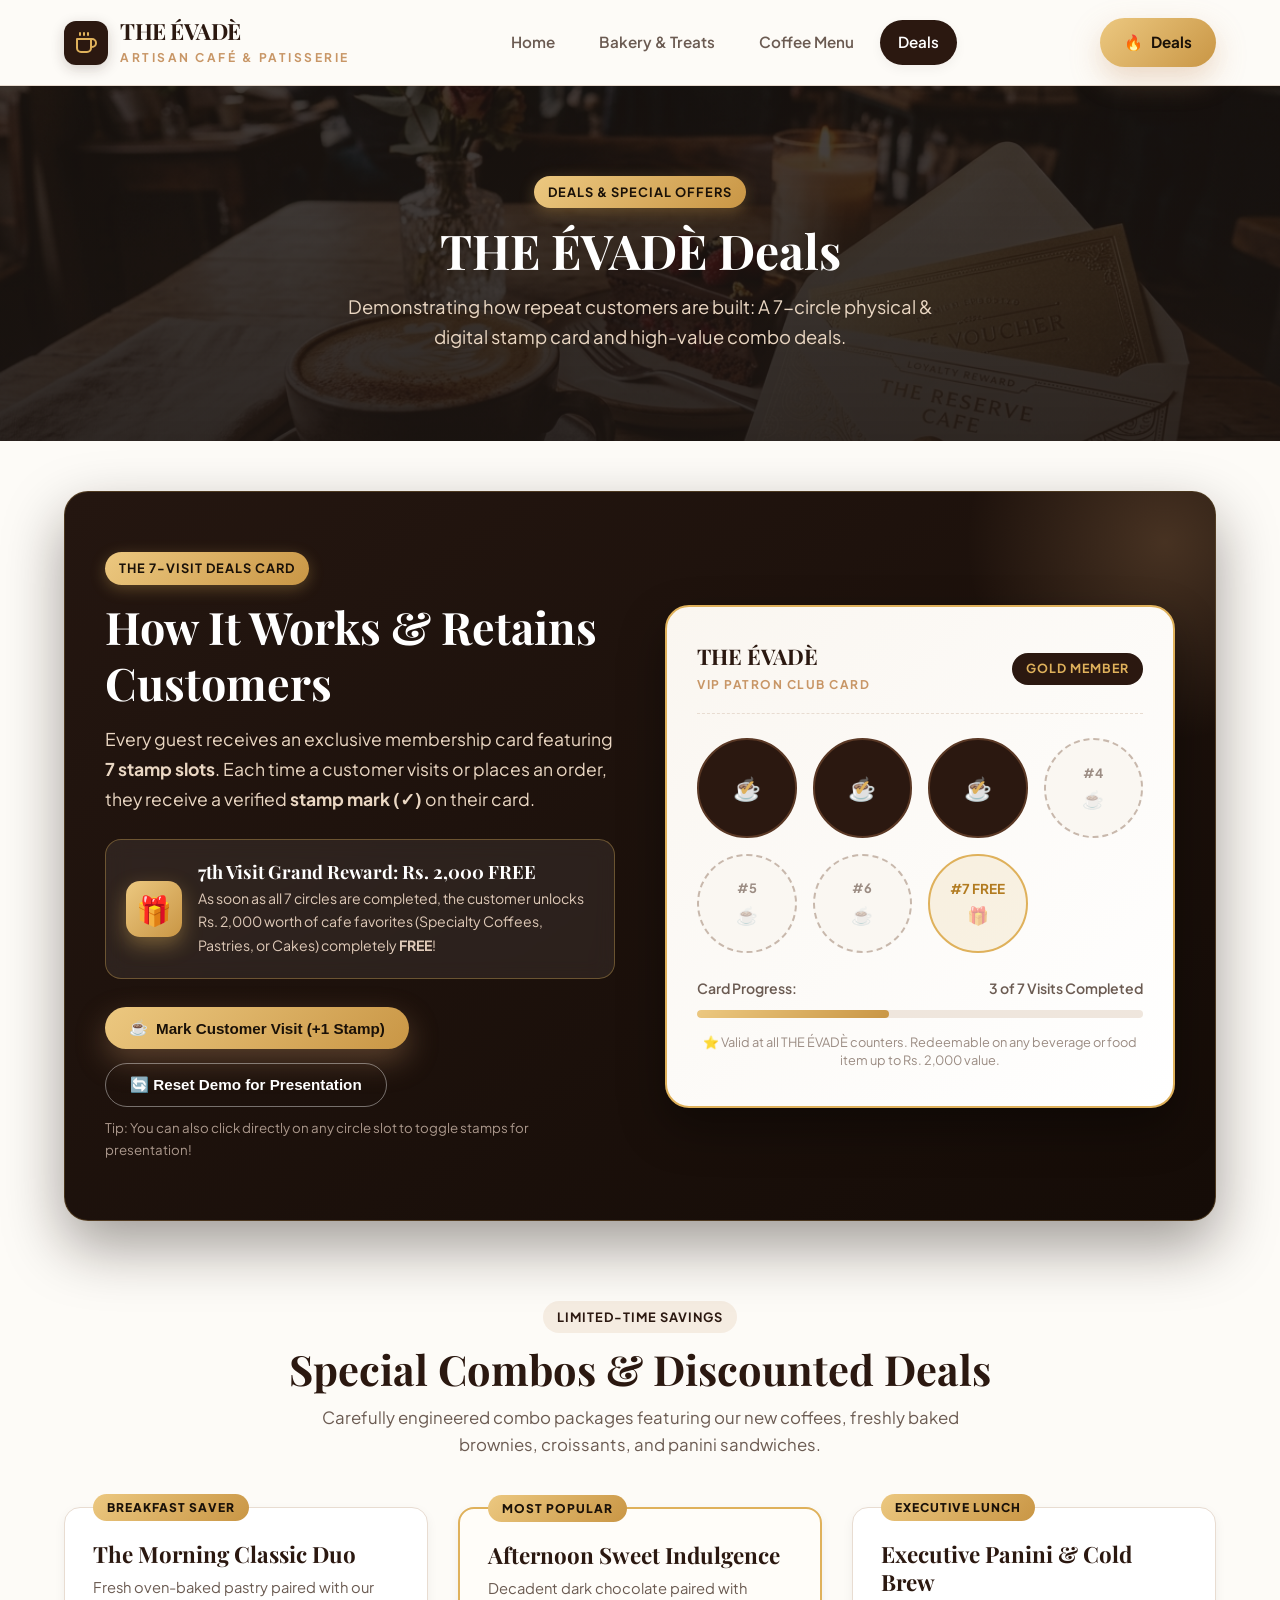
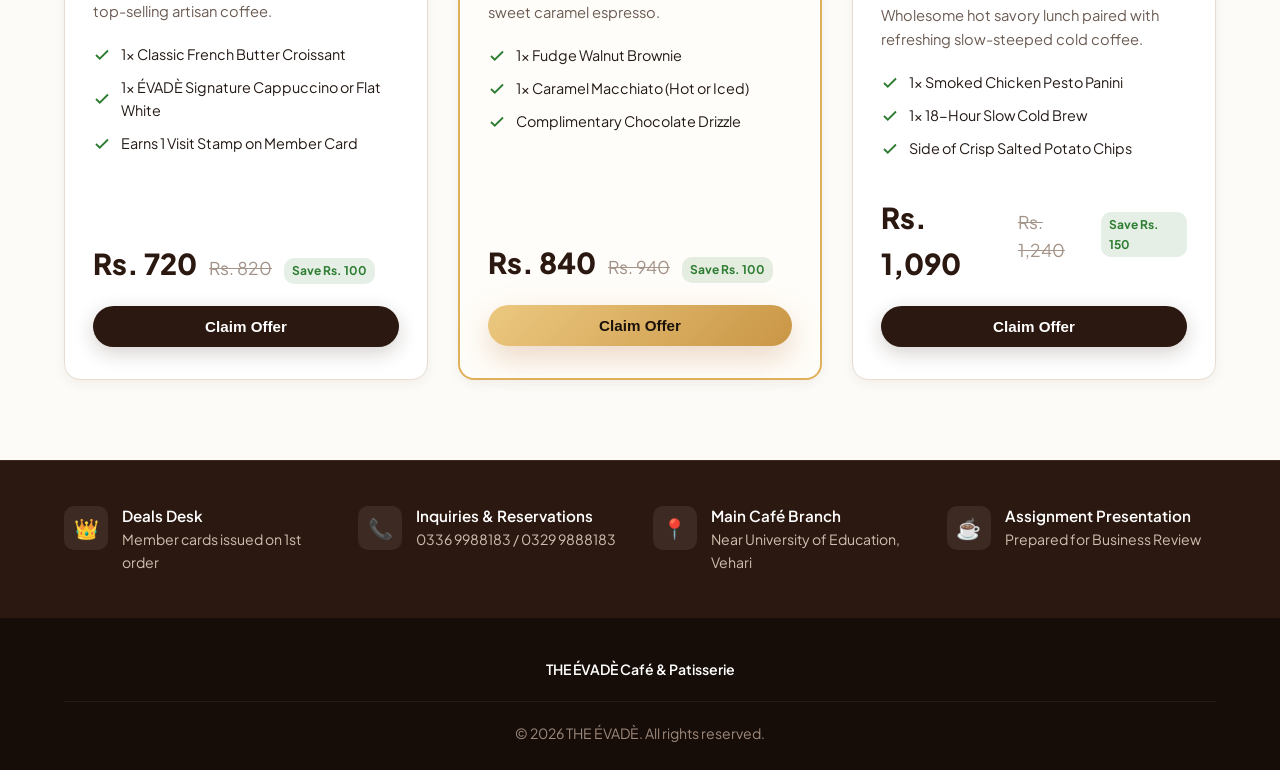
<file: loyalty.html>
<!DOCTYPE html>
<html lang="en">
<head>
  <meta charset="UTF-8">
  <meta name="viewport" content="width=device-width, initial-scale=1.0">
  <title>Deals & Stamp Card | THE ÉVADÈ</title>
  <meta name="description" content="Explore THE ÉVADÈ special combo deals and 7-visit loyalty stamp program. Earn Rs. 2,000 in free cafe treats on your 7th visit!">
  <link rel="stylesheet" href="css/style.css">
</head>
<body>

  <!-- ================= SITE HEADER ================= -->
  <header class="site-header">
    <div class="container nav-container">
      <a href="index.html" class="brand-logo" id="brandLogo">
        <div class="logo-icon">
          <svg width="24" height="24" viewBox="0 0 24 24" fill="none" stroke="currentColor" stroke-width="2" stroke-linecap="round" stroke-linejoin="round">
            <path d="M17 8h1a4 4 0 1 1 0 8h-1"></path>
            <path d="M3 8h14v9a4 4 0 0 1-4 4H7a4 4 0 0 1-4-4Z"></path>
            <line x1="6" y1="2" x2="6" y2="4"></line>
            <line x1="10" y1="2" x2="10" y2="4"></line>
            <line x1="14" y1="2" x2="14" y2="4"></line>
          </svg>
        </div>
        <div class="logo-text">
          <h1>THE ÉVADÈ</h1>
          <span>Artisan Café & Patisserie</span>
        </div>
      </a>

      <nav>
        <ul class="nav-links" id="navLinks">
          <li><a href="index.html" class="nav-link">Home</a></li>
          <li><a href="bakery.html" class="nav-link">Bakery & Treats</a></li>
          <li><a href="coffee.html" class="nav-link">Coffee Menu</a></li>
          <li><a href="loyalty.html" class="nav-link active">Deals</a></li>
        </ul>
      </nav>

      <div class="nav-cta">
        <a href="loyalty.html" class="btn btn-gold">
          <span>🔥</span> Deals
        </a>
        <button class="mobile-menu-btn" id="mobileMenuBtn" aria-label="Toggle Navigation">☰</button>
      </div>
    </div>
  </header>

  <!-- ================= PAGE BANNER ================= -->
  <section class="page-banner loyalty-banner">
    <div class="container">
      <div class="badge badge-gold" style="margin-bottom: 12px;">Deals & Special Offers</div>
      <h1>THE ÉVADÈ Deals</h1>
      <p>Demonstrating how repeat customers are built: A 7-circle physical & digital stamp card and high-value combo deals.</p>
    </div>
  </section>

  <!-- ================= 7-CIRCLE LOYALTY CARD SHOWCASE ================= -->
  <main class="container">
    <section class="loyalty-showcase-box">
      <div class="loyalty-grid">
        
        <!-- Left Column: Business Concept Explanation -->
        <div class="loyalty-left">
          <div class="badge badge-gold">The 7-Visit Deals Card</div>
          <h2>How It Works & Retains Customers</h2>
          <p>
            Every guest receives an exclusive membership card featuring <strong>7 stamp slots</strong>. Each time a customer visits or places an order, they receive a verified <strong>stamp mark (✓)</strong> on their card.
          </p>

          <div class="reward-highlight-card">
            <div class="reward-icon">🎁</div>
            <div class="reward-text">
              <h4>7th Visit Grand Reward: Rs. 2,000 FREE</h4>
              <p>As soon as all 7 circles are completed, the customer unlocks Rs. 2,000 worth of cafe favorites (Specialty Coffees, Pastries, or Cakes) completely <strong>FREE</strong>!</p>
            </div>
          </div>

          <div class="stamp-actions">
            <button class="btn btn-gold" id="addStampBtn">
              <span>☕</span> Mark Customer Visit (+1 Stamp)
            </button>
            <button class="btn btn-outline" style="border-color: rgba(255,255,255,0.4); color: #FFFFFF;" id="resetCardBtn">
              🔄 Reset Demo for Presentation
            </button>
          </div>
          <small style="color: #AB988C; display: block; margin-top: 10px;">
            Tip: You can also click directly on any circle slot to toggle stamps for presentation!
          </small>
        </div>

        <!-- Right Column: Interactive Digital Stamp Card -->
        <div class="loyalty-right">
          <div class="digital-stamp-card" id="digitalCard">
            <div class="card-header-vip">
              <div class="vip-title">
                <h3>THE ÉVADÈ</h3>
                <span>VIP Patron Club Card</span>
              </div>
              <div class="vip-badge-chip">GOLD MEMBER</div>
            </div>

            <!-- The 7 Stamp Circles Container -->
            <div class="circles-container">
              <!-- Circle 1 -->
              <div class="circle-slot" data-stamp-index="1" title="Visit 1">
                <span class="circle-number">#1</span>
                <span class="circle-icon">☕</span>
              </div>

              <!-- Circle 2 -->
              <div class="circle-slot" data-stamp-index="2" title="Visit 2">
                <span class="circle-number">#2</span>
                <span class="circle-icon">☕</span>
              </div>

              <!-- Circle 3 -->
              <div class="circle-slot" data-stamp-index="3" title="Visit 3">
                <span class="circle-number">#3</span>
                <span class="circle-icon">☕</span>
              </div>

              <!-- Circle 4 -->
              <div class="circle-slot" data-stamp-index="4" title="Visit 4">
                <span class="circle-number">#4</span>
                <span class="circle-icon">☕</span>
              </div>

              <!-- Circle 5 -->
              <div class="circle-slot" data-stamp-index="5" title="Visit 5">
                <span class="circle-number">#5</span>
                <span class="circle-icon">☕</span>
              </div>

              <!-- Circle 6 -->
              <div class="circle-slot" data-stamp-index="6" title="Visit 6">
                <span class="circle-number">#6</span>
                <span class="circle-icon">☕</span>
              </div>

              <!-- Circle 7 (GRAND REWARD!) -->
              <div class="circle-slot special-reward" data-stamp-index="7" title="Visit 7 - Unlocks Free Rs. 2,000 Voucher">
                <span class="circle-number">#7 FREE</span>
                <span class="circle-icon">🎁</span>
              </div>
            </div>

            <!-- Progress Meter -->
            <div class="progress-info">
              <span>Card Progress:</span>
              <span id="stampsCountLabel">3 of 7 Visits Completed</span>
            </div>
            <div class="progress-bar-wrap">
              <div class="progress-bar-fill" id="progressFill" style="width: 43%;"></div>
            </div>

            <div class="stamp-card-footer">
              <p>⭐️ Valid at all THE ÉVADÈ counters. Redeemable on any beverage or food item up to Rs. 2,000 value.</p>
            </div>
          </div>
        </div>

      </div>
    </section>

    <!-- ================= PREMIUM DISCOUNTED DEALS & OFFERS ================= -->
    <section class="section-padding" style="padding-top: 0;">
      <div class="section-header text-center">
        <div class="badge">Limited-Time Savings</div>
        <h2>Special Combos & Discounted Deals</h2>
        <p>Carefully engineered combo packages featuring our new coffees, freshly baked brownies, croissants, and panini sandwiches.</p>
      </div>

      <div class="deals-grid">
        
        <!-- DEAL 1: Morning Classic -->
        <div class="deal-card">
          <div class="deal-badge">Breakfast Saver</div>
          <h3>The Morning Classic Duo</h3>
          <p>Fresh oven-baked pastry paired with our top-selling artisan coffee.</p>
          <ul class="deal-items-list">
            <li>
              <svg width="18" height="18" viewBox="0 0 24 24" fill="none" stroke="currentColor" stroke-width="2.5"><polyline points="20 6 9 17 4 12"></polyline></svg>
              1x Classic French Butter Croissant
            </li>
            <li>
              <svg width="18" height="18" viewBox="0 0 24 24" fill="none" stroke="currentColor" stroke-width="2.5"><polyline points="20 6 9 17 4 12"></polyline></svg>
              1x ÉVADÈ Signature Cappuccino or Flat White
            </li>
            <li>
              <svg width="18" height="18" viewBox="0 0 24 24" fill="none" stroke="currentColor" stroke-width="2.5"><polyline points="20 6 9 17 4 12"></polyline></svg>
              Earns 1 Visit Stamp on Member Card
            </li>
          </ul>
          <div class="deal-pricing">
            <span class="deal-price-current">Rs. 720</span>
            <span class="deal-price-old">Rs. 820</span>
            <span class="deal-save-tag">Save Rs. 100</span>
          </div>
          <button class="btn btn-primary" onclick="showToast('Claimed Morning Classic Duo deal!')">Claim Offer</button>
        </div>

        <!-- DEAL 2: Sweet Craving -->
        <div class="deal-card popular">
          <div class="deal-badge">Most Popular</div>
          <h3>Afternoon Sweet Indulgence</h3>
          <p>Decadent dark chocolate paired with sweet caramel espresso.</p>
          <ul class="deal-items-list">
            <li>
              <svg width="18" height="18" viewBox="0 0 24 24" fill="none" stroke="currentColor" stroke-width="2.5"><polyline points="20 6 9 17 4 12"></polyline></svg>
              1x Fudge Walnut Brownie
            </li>
            <li>
              <svg width="18" height="18" viewBox="0 0 24 24" fill="none" stroke="currentColor" stroke-width="2.5"><polyline points="20 6 9 17 4 12"></polyline></svg>
              1x Caramel Macchiato (Hot or Iced)
            </li>
            <li>
              <svg width="18" height="18" viewBox="0 0 24 24" fill="none" stroke="currentColor" stroke-width="2.5"><polyline points="20 6 9 17 4 12"></polyline></svg>
              Complimentary Chocolate Drizzle
            </li>
          </ul>
          <div class="deal-pricing">
            <span class="deal-price-current">Rs. 840</span>
            <span class="deal-price-old">Rs. 940</span>
            <span class="deal-save-tag">Save Rs. 100</span>
          </div>
          <button class="btn btn-gold" onclick="showToast('Claimed Sweet Indulgence deal!')">Claim Offer</button>
        </div>

        <!-- DEAL 3: Executive Lunch -->
        <div class="deal-card">
          <div class="deal-badge">Executive Lunch</div>
          <h3>Executive Panini & Cold Brew</h3>
          <p>Wholesome hot savory lunch paired with refreshing slow-steeped cold coffee.</p>
          <ul class="deal-items-list">
            <li>
              <svg width="18" height="18" viewBox="0 0 24 24" fill="none" stroke="currentColor" stroke-width="2.5"><polyline points="20 6 9 17 4 12"></polyline></svg>
              1x Smoked Chicken Pesto Panini
            </li>
            <li>
              <svg width="18" height="18" viewBox="0 0 24 24" fill="none" stroke="currentColor" stroke-width="2.5"><polyline points="20 6 9 17 4 12"></polyline></svg>
              1x 18-Hour Slow Cold Brew
            </li>
            <li>
              <svg width="18" height="18" viewBox="0 0 24 24" fill="none" stroke="currentColor" stroke-width="2.5"><polyline points="20 6 9 17 4 12"></polyline></svg>
              Side of Crisp Salted Potato Chips
            </li>
          </ul>
          <div class="deal-pricing">
            <span class="deal-price-current">Rs. 1,090</span>
            <span class="deal-price-old">Rs. 1,240</span>
            <span class="deal-save-tag">Save Rs. 150</span>
          </div>
          <button class="btn btn-primary" onclick="showToast('Claimed Executive Panini deal!')">Claim Offer</button>
        </div>

      </div>
    </section>
  </main>

  <!-- ================= REWARD UNLOCK POPUP MODAL ================= -->
  <div class="modal-overlay" id="rewardModal">
    <div class="modal-content">
      <button class="modal-close-btn" id="closeModalBtn">&times;</button>
      <div class="modal-celebration-icon">🎉</div>
      <div class="badge badge-gold" style="margin-bottom: 12px;">7 Visits Completed!</div>
      <h3>Congratulations! Reward Unlocked</h3>
      <p style="color: var(--text-muted); font-size: 0.95rem;">
        The customer has successfully completed all 7 visits! They can now choose any complimentary items from our entire menu up to Rs. 2,000 value.
      </p>

      <div class="voucher-highlight">
        <span>THE ÉVADÈ Gift Voucher</span>
        <div class="amount">Rs. 2,000 FREE</div>
        <small style="color: var(--primary);">Valid on Coffees, Pastries, Cakes & Sandwiches</small>
      </div>

      <button class="btn btn-gold" id="claimRewardBtn" style="width: 100%;">
        🎁 Redeem Voucher At Counter
      </button>
    </div>
  </div>

  <!-- ================= CONTACT STRIP ================= -->
  <section class="contact-highlight-strip">
    <div class="container">
      <div class="contact-strip-grid">
        <div class="contact-box">
          <div class="contact-box-icon">👑</div>
          <div class="contact-box-info">
            <h4>Deals Desk</h4>
            <p>Member cards issued on 1st order</p>
          </div>
        </div>
        <div class="contact-box">
          <div class="contact-box-icon">📞</div>
          <div class="contact-box-info">
            <h4>Inquiries & Reservations</h4>
            <p><a href="tel:03369988183">0336 9988183</a> / <a href="tel:03299888183">0329 9888183</a></p>
          </div>
        </div>
        <div class="contact-box">
          <div class="contact-box-icon">📍</div>
          <div class="contact-box-info">
            <h4>Main Café Branch</h4>
            <p>Near University of Education, Vehari</p>
          </div>
        </div>
        <div class="contact-box">
          <div class="contact-box-icon">☕</div>
          <div class="contact-box-info">
            <h4>Assignment Presentation</h4>
            <p>Prepared for Business Review</p>
          </div>
        </div>
      </div>
    </div>
  </section>

  <!-- ================= FOOTER ================= -->
  <footer class="site-footer">
    <div class="container">
      <p style="font-weight: 600;">THE ÉVADÈ Café & Patisserie</p>
      <div class="footer-copy">&copy; 2026 THE ÉVADÈ. All rights reserved.</div>
    </div>
  </footer>

  <script src="js/main.js"></script>
</body>
</html>
</file>
<file: css/style.css>
/* ============================================================
   THE ÉVADÈ Café - Premium Modern Stylesheet
   Designed for Director Presentation & High-End Visuals
   ============================================================ */

@import url('https://fonts.googleapis.com/css2?family=Playfair+Display:ital,wght@0,500;0,600;0,700;0,800;1,400&family=Plus+Jakarta+Sans:wght@300;400;500;600;700;800&display=swap');

:root {
  --primary: #5A3825;
  --primary-dark: #2B1810;
  --primary-deep: #160D08;
  --accent: #C89666;
  --accent-light: #EAD7C3;
  --accent-gold: #DFB15B;
  --accent-gold-gradient: linear-gradient(135deg, #ECC880 0%, #C99645 100%);
  --bg-creme: #FDFBF7;
  --bg-warm: #F6EFE9;
  --surface: #FFFFFF;
  --text-main: #241A15;
  --text-muted: #6B5B52;
  --text-light: #9B8C83;
  --border-subtle: #E8DCD1;
  --success: #2E7D32;
  --shadow-sm: 0 4px 12px rgba(43, 24, 16, 0.05);
  --shadow-md: 0 10px 25px rgba(43, 24, 16, 0.08);
  --shadow-lg: 0 20px 40px rgba(43, 24, 16, 0.12);
  --shadow-gold: 0 12px 30px rgba(200, 150, 102, 0.35);
  --radius-sm: 10px;
  --radius-md: 16px;
  --radius-lg: 24px;
  --radius-full: 9999px;
  --transition: all 0.3s cubic-bezier(0.16, 1, 0.3, 1);
}

* {
  margin: 0;
  padding: 0;
  box-sizing: border-box;
}

body {
  font-family: 'Plus Jakarta Sans', sans-serif;
  background-color: var(--bg-creme);
  color: var(--text-main);
  line-height: 1.6;
  overflow-x: hidden;
}

h1,
h2,
h3,
h4,
.font-serif {
  font-family: 'Playfair Display', serif;
  font-weight: 700;
  color: var(--primary-dark);
  line-height: 1.25;
}

a {
  text-decoration: none;
  color: inherit;
  transition: var(--transition);
}

img {
  max-width: 100%;
  display: block;
}

/* ================= CONTAINER & UTILS ================= */
.container {
  max-width: 1200px;
  margin: 0 auto;
  padding: 0 24px;
}

.section-padding {
  padding: 80px 0;
}

.text-center {
  text-align: center;
}

.badge {
  display: inline-flex;
  align-items: center;
  gap: 6px;
  padding: 6px 14px;
  font-size: 0.8rem;
  font-weight: 700;
  text-transform: uppercase;
  letter-spacing: 1px;
  border-radius: var(--radius-full);
  background: rgba(200, 150, 102, 0.15);
  color: var(--primary-dark);
}

.badge-gold {
  background: var(--accent-gold-gradient);
  color: #1A1108;
  box-shadow: 0 4px 15px rgba(223, 177, 91, 0.3);
}

/* ================= HEADER & NAVIGATION ================= */
.site-header {
  position: sticky;
  top: 0;
  z-index: 1000;
  background: rgba(253, 251, 247, 0.92);
  backdrop-filter: blur(12px);
  -webkit-backdrop-filter: blur(12px);
  border-bottom: 1px solid var(--border-subtle);
  transition: var(--transition);
}

.nav-container {
  display: flex;
  align-items: center;
  justify-content: space-between;
  height: 85px;
}

.brand-logo {
  display: flex;
  align-items: center;
  gap: 12px;
  text-decoration: none;
}

.logo-icon {
  width: 44px;
  height: 44px;
  border-radius: 12px;
  background: var(--primary-dark);
  color: var(--accent-gold);
  display: flex;
  align-items: center;
  justify-content: center;
  box-shadow: 0 4px 14px rgba(43, 24, 16, 0.2);
}

.logo-text h1 {
  font-size: 1.4rem;
  letter-spacing: -0.5px;
  margin-bottom: -2px;
}

.logo-text span {
  font-size: 0.75rem;
  letter-spacing: 2.5px;
  text-transform: uppercase;
  color: var(--accent);
  font-weight: 700;
}

.nav-links {
  display: flex;
  align-items: center;
  list-style: none;
  gap: 8px;
}

.nav-link {
  padding: 10px 18px;
  font-size: 0.95rem;
  font-weight: 600;
  color: var(--text-muted);
  border-radius: var(--radius-full);
  transition: var(--transition);
  display: flex;
  align-items: center;
  gap: 6px;
}

.nav-link:hover {
  color: var(--primary-dark);
  background: rgba(200, 150, 102, 0.12);
}

.nav-link.active {
  color: #FFFFFF;
  background: var(--primary-dark);
  box-shadow: var(--shadow-sm);
}

.nav-cta {
  display: flex;
  align-items: center;
  gap: 12px;
}

.btn {
  display: inline-flex;
  align-items: center;
  justify-content: center;
  gap: 8px;
  padding: 12px 24px;
  font-size: 0.95rem;
  font-weight: 600;
  border-radius: var(--radius-full);
  cursor: pointer;
  border: none;
  transition: var(--transition);
  text-decoration: none;
}

.btn-primary {
  background: var(--primary-dark);
  color: #FFFFFF;
  box-shadow: 0 6px 20px rgba(43, 24, 16, 0.2);
}

.btn-primary:hover {
  background: #3E2419;
  transform: translateY(-2px);
  box-shadow: 0 10px 25px rgba(43, 24, 16, 0.28);
}

.btn-gold {
  background: var(--accent-gold-gradient);
  color: #1A1108;
  font-weight: 700;
  box-shadow: var(--shadow-gold);
}

.btn-gold:hover {
  transform: translateY(-2px);
  filter: brightness(1.05);
}

.btn-outline {
  border: 1.5px solid var(--primary-dark);
  color: var(--primary-dark);
  background: transparent;
}

.btn-outline:hover {
  background: var(--primary-dark);
  color: #FFFFFF;
}

.mobile-menu-btn {
  display: none;
  background: none;
  border: none;
  font-size: 1.6rem;
  color: var(--primary-dark);
  cursor: pointer;
}

/* ================= PAGE HERO (HOME) ================= */
.hero-section {
  position: relative;
  padding: 70px 0 100px;
  overflow: hidden;
}

.hero-grid {
  display: grid;
  grid-template-columns: 1.1fr 0.9fr;
  align-items: center;
  gap: 50px;
}

.hero-content h1 {
  font-size: 3.5rem;
  margin: 18px 0;
  letter-spacing: -1px;
}

.hero-content h1 em {
  font-style: italic;
  color: var(--accent);
}

.hero-description {
  font-size: 1.15rem;
  color: var(--text-muted);
  margin-bottom: 32px;
  line-height: 1.7;
}

.hero-actions {
  display: flex;
  gap: 16px;
  margin-bottom: 40px;
  flex-wrap: wrap;
}

.hero-stats {
  display: flex;
  gap: 30px;
  border-top: 1px solid var(--border-subtle);
  padding-top: 25px;
}

.stat-item h3 {
  font-size: 1.8rem;
  color: var(--primary-dark);
  margin-bottom: 2px;
}

.stat-item p {
  font-size: 0.85rem;
  color: var(--text-muted);
  text-transform: uppercase;
  letter-spacing: 1px;
}

.hero-visual {
  position: relative;
}

.hero-image-wrap {
  border-radius: var(--radius-lg);
  overflow: hidden;
  box-shadow: var(--shadow-lg);
  border: 8px solid #FFFFFF;
  position: relative;
}

.hero-image-wrap img {
  width: 100%;
  height: 480px;
  object-fit: cover;
  transition: transform 0.6s ease;
}

.hero-image-wrap:hover img {
  transform: scale(1.03);
}

.floating-badge {
  position: absolute;
  bottom: -20px;
  left: -20px;
  background: #FFFFFF;
  padding: 16px 22px;
  border-radius: var(--radius-md);
  box-shadow: var(--shadow-md);
  display: flex;
  align-items: center;
  gap: 14px;
  border: 1px solid var(--border-subtle);
}

.floating-badge-icon {
  width: 48px;
  height: 48px;
  border-radius: 12px;
  background: var(--bg-warm);
  display: flex;
  align-items: center;
  justify-content: center;
  font-size: 1.5rem;
  color: var(--primary);
}

.floating-badge-text h4 {
  font-size: 1rem;
  margin-bottom: 2px;
}

.floating-badge-text span {
  font-size: 0.8rem;
  color: var(--text-muted);
}

/* ================= SECTION HEADINGS ================= */
.section-header {
  margin-bottom: 48px;
}

.section-header h2 {
  font-size: 2.6rem;
  margin-top: 10px;
}

.section-header p {
  color: var(--text-muted);
  font-size: 1.05rem;
  max-width: 650px;
  margin: 10px auto 0;
}

/* ================= FEATURES & VALUE PROPOSITIONS ================= */
.features-grid {
  display: grid;
  grid-template-columns: repeat(3, 1fr);
  gap: 30px;
  margin-top: 50px;
}

.feature-card {
  background: var(--surface);
  padding: 36px 28px;
  border-radius: var(--radius-md);
  border: 1px solid var(--border-subtle);
  transition: var(--transition);
  text-align: left;
  box-shadow: var(--shadow-sm);
}

.feature-card:hover {
  transform: translateY(-6px);
  box-shadow: var(--shadow-md);
  border-color: var(--accent);
}

.feature-icon-box {
  width: 60px;
  height: 60px;
  border-radius: 14px;
  background: var(--bg-warm);
  color: var(--primary);
  display: flex;
  align-items: center;
  justify-content: center;
  font-size: 1.6rem;
  margin-bottom: 22px;
}

.feature-card h3 {
  font-size: 1.3rem;
  margin-bottom: 12px;
}

.feature-card p {
  color: var(--text-muted);
  font-size: 0.95rem;
  line-height: 1.6;
}

/* ================= BAKERY / PASTRIES PAGE ================= */
.page-banner {
  background: linear-gradient(rgba(27, 20, 17, 0.75), rgba(27, 20, 17, 0.85)), url('../assets/images/bakery.jpg');
  background-size: cover;
  background-position: center;
  padding: 90px 0;
  color: #FFFFFF;
  text-align: center;
  margin-bottom: 50px;
}

.page-banner.coffee-banner {
  background: linear-gradient(rgba(27, 20, 17, 0.75), rgba(27, 20, 17, 0.85)), url('../assets/images/coffee.jpg');
  background-size: cover;
  background-position: center;
}

.page-banner.loyalty-banner {
  background: linear-gradient(rgba(27, 20, 17, 0.8), rgba(27, 20, 17, 0.9)), url('../assets/images/loyalty.jpg');
  background-size: cover;
  background-position: center;
}

.page-banner h1 {
  color: #FFFFFF;
  font-size: 3rem;
  margin-bottom: 12px;
}

.page-banner p {
  color: var(--accent-light);
  font-size: 1.15rem;
  max-width: 600px;
  margin: 0 auto;
}

.filter-controls {
  display: flex;
  align-items: center;
  justify-content: center;
  gap: 12px;
  margin-bottom: 45px;
  flex-wrap: wrap;
}

.filter-btn {
  padding: 10px 22px;
  border-radius: var(--radius-full);
  border: 1px solid var(--border-subtle);
  background: #FFFFFF;
  font-weight: 600;
  font-size: 0.9rem;
  color: var(--text-muted);
  cursor: pointer;
  transition: var(--transition);
}

.filter-btn:hover,
.filter-btn.active {
  background: var(--primary-dark);
  color: #FFFFFF;
  border-color: var(--primary-dark);
}

.bakery-grid {
  display: grid;
  grid-template-columns: repeat(auto-fill, minmax(280px, 1fr));
  gap: 30px;
  margin-bottom: 70px;
}

.bakery-card {
  background: #FFFFFF;
  border-radius: var(--radius-md);
  border: 1px solid var(--border-subtle);
  overflow: hidden;
  box-shadow: var(--shadow-sm);
  transition: var(--transition);
  display: flex;
  flex-direction: column;
}

.bakery-card:hover {
  transform: translateY(-8px);
  box-shadow: var(--shadow-md);
}

.bakery-card-img {
  height: 220px;
  position: relative;
  overflow: hidden;
  background: #EFE7DE;
}

.bakery-card-img img {
  width: 100%;
  height: 100%;
  object-fit: cover;
  transition: transform 0.5s ease;
}

.bakery-card:hover .bakery-card-img img {
  transform: scale(1.08);
}

.item-tag {
  position: absolute;
  top: 14px;
  right: 14px;
  padding: 5px 12px;
  border-radius: var(--radius-full);
  font-size: 0.75rem;
  font-weight: 700;
  letter-spacing: 0.5px;
  background: rgba(255, 255, 255, 0.95);
  backdrop-filter: blur(4px);
  color: var(--primary-dark);
  box-shadow: 0 4px 10px rgba(0, 0, 0, 0.1);
}

.bakery-card-body {
  padding: 24px;
  display: flex;
  flex-direction: column;
  flex-grow: 1;
}

.bakery-category {
  font-size: 0.78rem;
  text-transform: uppercase;
  font-weight: 700;
  letter-spacing: 1px;
  color: var(--accent);
  margin-bottom: 6px;
}

.bakery-card-body h3 {
  font-size: 1.25rem;
  margin-bottom: 8px;
}

.bakery-card-body p {
  color: var(--text-muted);
  font-size: 0.9rem;
  margin-bottom: 18px;
  flex-grow: 1;
}

.card-footer {
  display: flex;
  align-items: center;
  justify-content: space-between;
  padding-top: 14px;
  border-top: 1px solid #F1E9E2;
}

.price {
  font-size: 1.25rem;
  font-weight: 700;
  color: var(--primary-dark);
}

.order-mini-btn {
  background: var(--bg-warm);
  color: var(--primary-dark);
  border: none;
  padding: 8px 16px;
  border-radius: var(--radius-full);
  font-size: 0.85rem;
  font-weight: 600;
  cursor: pointer;
  transition: var(--transition);
}

.order-mini-btn:hover {
  background: var(--primary-dark);
  color: #FFFFFF;
}

/* ================= COFFEE PAGE ================= */
.coffee-toolbar {
  display: flex;
  align-items: center;
  justify-content: space-between;
  background: #FFFFFF;
  padding: 18px 28px;
  border-radius: var(--radius-md);
  border: 1px solid var(--border-subtle);
  margin-bottom: 40px;
  box-shadow: var(--shadow-sm);
  flex-wrap: wrap;
  gap: 16px;
}

.sort-container {
  display: flex;
  align-items: center;
  gap: 12px;
}

.sort-container label {
  font-weight: 600;
  color: var(--text-muted);
  font-size: 0.95rem;
}

.sort-select {
  padding: 10px 18px;
  border-radius: var(--radius-full);
  border: 1.5px solid var(--border-subtle);
  background: #FFFFFF;
  font-family: inherit;
  font-weight: 600;
  color: var(--primary-dark);
  cursor: pointer;
  outline: none;
}

.sort-select:focus {
  border-color: var(--accent);
}

.coffee-grid {
  display: grid;
  grid-template-columns: repeat(auto-fill, minmax(350px, 1fr));
  gap: 25px;
  margin-bottom: 70px;
}

.coffee-item-card {
  background: #FFFFFF;
  border-radius: var(--radius-md);
  border: 1px solid var(--border-subtle);
  padding: 24px;
  box-shadow: var(--shadow-sm);
  transition: var(--transition);
  display: flex;
  gap: 20px;
  align-items: center;
}

.coffee-item-card:hover {
  transform: translateY(-5px);
  border-color: var(--accent);
  box-shadow: var(--shadow-md);
}

.coffee-card-thumb {
  width: 90px;
  height: 90px;
  border-radius: 16px;
  background: var(--bg-warm);
  display: flex;
  align-items: center;
  justify-content: center;
  font-size: 2.2rem;
  color: var(--primary);
  flex-shrink: 0;
  box-shadow: inset 0 2px 4px rgba(0, 0, 0, 0.05);
}

.coffee-item-info {
  flex-grow: 1;
}

.coffee-category-badge {
  font-size: 0.72rem;
  text-transform: uppercase;
  letter-spacing: 1px;
  font-weight: 700;
  color: var(--accent);
  display: inline-block;
  margin-bottom: 4px;
}

.coffee-item-info h3 {
  font-size: 1.2rem;
  margin-bottom: 4px;
}

.coffee-item-info p {
  font-size: 0.85rem;
  color: var(--text-muted);
  margin-bottom: 10px;
  line-height: 1.4;
}

.coffee-roast-meter {
  display: flex;
  align-items: center;
  gap: 6px;
  font-size: 0.75rem;
  color: var(--text-light);
  margin-bottom: 10px;
}

.roast-dots {
  display: flex;
  gap: 3px;
}

.roast-dot {
  width: 7px;
  height: 7px;
  border-radius: 50%;
  background: #D9CECA;
}

.roast-dot.active {
  background: var(--primary);
}

.coffee-item-bottom {
  display: flex;
  align-items: center;
  justify-content: space-between;
}

.coffee-price {
  font-size: 1.25rem;
  font-weight: 700;
  color: var(--primary-dark);
}

/* ================= LOYALTY CARD & DEALS PAGE ================= */
.loyalty-showcase-box {
  background: linear-gradient(145deg, #241610 0%, #150C07 100%);
  border-radius: var(--radius-lg);
  padding: 60px 40px;
  color: #FFFFFF;
  position: relative;
  overflow: hidden;
  box-shadow: 0 25px 60px rgba(22, 13, 8, 0.4);
  margin-bottom: 80px;
  border: 1px solid rgba(223, 177, 91, 0.25);
}

.loyalty-showcase-box::before {
  content: '';
  position: absolute;
  top: -150px;
  right: -150px;
  width: 400px;
  height: 400px;
  background: radial-gradient(circle, rgba(200, 150, 102, 0.25) 0%, transparent 70%);
  pointer-events: none;
}

.loyalty-grid {
  display: grid;
  grid-template-columns: 1fr 1fr;
  gap: 50px;
  align-items: center;
  position: relative;
  z-index: 2;
}

.loyalty-left h2 {
  color: #FFFFFF;
  font-size: 2.8rem;
  margin: 14px 0;
}

.loyalty-left p {
  color: var(--accent-light);
  font-size: 1.1rem;
  line-height: 1.7;
  margin-bottom: 24px;
}

.reward-highlight-card {
  background: rgba(255, 255, 255, 0.07);
  backdrop-filter: blur(10px);
  border: 1px solid rgba(223, 177, 91, 0.35);
  border-radius: var(--radius-md);
  padding: 20px;
  display: flex;
  align-items: center;
  gap: 16px;
  margin-bottom: 28px;
}

.reward-icon {
  width: 56px;
  height: 56px;
  border-radius: 14px;
  background: var(--accent-gold-gradient);
  display: flex;
  align-items: center;
  justify-content: center;
  font-size: 1.8rem;
  color: #1A1108;
  flex-shrink: 0;
  box-shadow: 0 8px 20px rgba(223, 177, 91, 0.4);
}

.reward-text h4 {
  color: #FFFFFF;
  font-size: 1.15rem;
  margin-bottom: 4px;
}

.reward-text p {
  color: #DFCAB9;
  font-size: 0.88rem;
  margin: 0;
}

.stamp-actions {
  display: flex;
  gap: 14px;
  flex-wrap: wrap;
}

/* THE 7-CIRCLE CARD COMPONENT */
.digital-stamp-card {
  background: linear-gradient(135deg, #FAF6F0 0%, #FFFFFF 100%);
  border-radius: var(--radius-lg);
  padding: 36px 30px;
  color: var(--text-main);
  box-shadow: 0 20px 45px rgba(0, 0, 0, 0.35);
  border: 2px solid var(--accent-gold);
  position: relative;
}

.card-header-vip {
  display: flex;
  justify-content: space-between;
  align-items: center;
  border-bottom: 1.5px dashed var(--border-subtle);
  padding-bottom: 18px;
  margin-bottom: 24px;
}

.vip-title h3 {
  font-size: 1.35rem;
  color: var(--primary-dark);
}

.vip-title span {
  font-size: 0.75rem;
  text-transform: uppercase;
  letter-spacing: 1.5px;
  color: var(--accent);
  font-weight: 700;
}

.vip-badge-chip {
  background: var(--primary-dark);
  color: var(--accent-gold);
  padding: 6px 14px;
  border-radius: var(--radius-full);
  font-size: 0.78rem;
  font-weight: 700;
  letter-spacing: 1px;
}

/* 7 CIRCLES ROW / GRID */
.circles-container {
  display: grid;
  grid-template-columns: repeat(4, 1fr);
  gap: 16px;
  margin-bottom: 24px;
}

.circle-slot {
  aspect-ratio: 1;
  border-radius: 50%;
  border: 2px dashed #C8B8AC;
  background: #FAF7F2;
  display: flex;
  flex-direction: column;
  align-items: center;
  justify-content: center;
  position: relative;
  cursor: pointer;
  transition: var(--transition);
  user-select: none;
}

.circle-slot:hover {
  transform: scale(1.05);
  border-color: var(--accent);
  background: #F3ECE4;
}

.circle-number {
  font-size: 0.8rem;
  font-weight: 700;
  color: var(--text-light);
}

.circle-icon {
  font-size: 1.1rem;
  opacity: 0.4;
  margin-top: 2px;
}

/* 7th circle special reward styling */
.circle-slot.special-reward {
  grid-column: span 1;
  border: 2px solid var(--accent-gold);
  background: rgba(223, 177, 91, 0.15);
}

.circle-slot.special-reward .circle-number {
  color: #B27B20;
  font-size: 0.85rem;
}

/* STAMPED STATE */
.circle-slot.stamped {
  border-style: solid;
  border-color: var(--primary);
  background: var(--primary-dark);
  color: #FFFFFF;
  animation: stampPop 0.4s cubic-bezier(0.175, 0.885, 0.32, 1.275);
}

.circle-slot.stamped .circle-number {
  color: rgba(255, 255, 255, 0.7);
  display: none;
}

.circle-slot.stamped .circle-icon {
  opacity: 1;
  font-size: 1.4rem;
  color: var(--accent-gold);
}

.circle-slot.stamped::after {
  content: '✓';
  position: absolute;
  font-size: 1.4rem;
  font-weight: 900;
  color: var(--accent-gold);
}

.circle-slot.special-reward.stamped {
  background: var(--accent-gold-gradient);
  border-color: #DFB15B;
}

.circle-slot.special-reward.stamped::after {
  content: '🎁';
  font-size: 1.5rem;
}

@keyframes stampPop {
  0% {
    transform: scale(0.6);
    opacity: 0.5;
  }

  60% {
    transform: scale(1.15);
  }

  100% {
    transform: scale(1);
    opacity: 1;
  }
}

.progress-info {
  display: flex;
  align-items: center;
  justify-content: space-between;
  margin-bottom: 10px;
  font-size: 0.88rem;
  font-weight: 600;
  color: var(--text-muted);
}

.progress-bar-wrap {
  height: 8px;
  background: #EFE6DD;
  border-radius: var(--radius-full);
  overflow: hidden;
  margin-bottom: 16px;
}

.progress-bar-fill {
  height: 100%;
  width: 0%;
  background: var(--accent-gold-gradient);
  border-radius: var(--radius-full);
  transition: width 0.5s ease;
}

.stamp-card-footer {
  font-size: 0.8rem;
  text-align: center;
  color: var(--text-light);
  line-height: 1.4;
}

/* ================= SPECIAL COMBOS & DEALS ================= */
.deals-grid {
  display: grid;
  grid-template-columns: repeat(3, 1fr);
  gap: 30px;
}

.deal-card {
  background: #FFFFFF;
  border-radius: var(--radius-md);
  border: 1px solid var(--border-subtle);
  padding: 32px 28px;
  box-shadow: var(--shadow-sm);
  transition: var(--transition);
  position: relative;
  display: flex;
  flex-direction: column;
}

.deal-card:hover {
  transform: translateY(-8px);
  box-shadow: var(--shadow-md);
  border-color: var(--accent);
}

.deal-card.popular {
  border: 2px solid var(--accent-gold);
  background: #FFFDF9;
}

.deal-badge {
  position: absolute;
  top: -14px;
  left: 28px;
  background: var(--accent-gold-gradient);
  color: #1A1108;
  font-weight: 800;
  font-size: 0.75rem;
  padding: 4px 14px;
  border-radius: var(--radius-full);
  text-transform: uppercase;
  letter-spacing: 1px;
}

.deal-card h3 {
  font-size: 1.4rem;
  margin-bottom: 8px;
}

.deal-card p {
  color: var(--text-muted);
  font-size: 0.92rem;
  margin-bottom: 20px;
}

.deal-items-list {
  list-style: none;
  margin-bottom: 24px;
  flex-grow: 1;
}

.deal-items-list li {
  display: flex;
  align-items: center;
  gap: 10px;
  font-size: 0.9rem;
  color: var(--text-main);
  margin-bottom: 10px;
}

.deal-items-list li svg {
  color: var(--success);
  flex-shrink: 0;
}

.deal-pricing {
  display: flex;
  align-items: baseline;
  gap: 12px;
  margin-bottom: 20px;
}

.deal-price-current {
  font-size: 1.8rem;
  font-weight: 800;
  color: var(--primary-dark);
}

.deal-price-old {
  font-size: 1.1rem;
  color: #A39389;
  text-decoration: line-through;
}

.deal-save-tag {
  background: rgba(46, 125, 50, 0.12);
  color: var(--success);
  font-size: 0.75rem;
  font-weight: 700;
  padding: 3px 8px;
  border-radius: var(--radius-sm);
}

/* ================= CONTACT BAR (FOOTER & STRIP) ================= */
.contact-highlight-strip {
  background: var(--primary-dark);
  color: #FFFFFF;
  padding: 45px 0;
  border-top: 1px solid rgba(255, 255, 255, 0.08);
}

.contact-strip-grid {
  display: grid;
  grid-template-columns: repeat(4, 1fr);
  gap: 25px;
}

.contact-box {
  display: flex;
  align-items: flex-start;
  gap: 14px;
}

.contact-box-icon {
  width: 44px;
  height: 44px;
  border-radius: 10px;
  background: rgba(255, 255, 255, 0.08);
  color: var(--accent-gold);
  display: flex;
  align-items: center;
  justify-content: center;
  font-size: 1.25rem;
  flex-shrink: 0;
}

.contact-box-info h4 {
  color: #FFFFFF;
  font-size: 0.95rem;
  margin-bottom: 3px;
  font-family: 'Plus Jakarta Sans', sans-serif;
  font-weight: 600;
}

.contact-box-info p,
.contact-box-info a {
  color: #D1BEB0;
  font-size: 0.88rem;
}

.contact-box-info a:hover {
  color: var(--accent-gold);
}

.site-footer {
  background: var(--primary-deep);
  color: #FFFFFF;
  padding: 40px 0 25px;
  text-align: center;
  font-size: 0.88rem;
}

.footer-copy {
  color: #9E897C;
  margin-top: 20px;
  padding-top: 20px;
  border-top: 1px solid rgba(255, 255, 255, 0.06);
}

/* ================= REWARD MODAL / POPUP ================= */
.modal-overlay {
  position: fixed;
  inset: 0;
  background: rgba(18, 10, 6, 0.75);
  backdrop-filter: blur(8px);
  display: none;
  align-items: center;
  justify-content: center;
  z-index: 2000;
  padding: 20px;
}

.modal-overlay.active {
  display: flex;
  animation: fadeIn 0.3s ease;
}

.modal-content {
  background: #FFFFFF;
  width: 100%;
  max-width: 480px;
  border-radius: var(--radius-lg);
  padding: 40px 32px;
  text-align: center;
  box-shadow: 0 25px 60px rgba(0, 0, 0, 0.35);
  border: 3px solid var(--accent-gold);
  position: relative;
  animation: scaleUp 0.4s cubic-bezier(0.16, 1, 0.3, 1);
}

@keyframes fadeIn {
  from {
    opacity: 0;
  }

  to {
    opacity: 1;
  }
}

@keyframes scaleUp {
  from {
    transform: scale(0.85);
    opacity: 0;
  }

  to {
    transform: scale(1);
    opacity: 1;
  }
}

.modal-celebration-icon {
  width: 80px;
  height: 80px;
  background: var(--accent-gold-gradient);
  border-radius: 50%;
  display: flex;
  align-items: center;
  justify-content: center;
  font-size: 2.5rem;
  margin: 0 auto 20px;
  box-shadow: 0 10px 25px rgba(223, 177, 91, 0.45);
}

.modal-content h3 {
  font-size: 1.8rem;
  color: var(--primary-dark);
  margin-bottom: 10px;
}

.voucher-highlight {
  background: var(--bg-warm);
  border: 2px dashed var(--accent);
  padding: 16px;
  border-radius: var(--radius-md);
  margin: 20px 0;
}

.voucher-highlight .amount {
  font-size: 2.2rem;
  font-weight: 800;
  color: var(--primary-dark);
  display: block;
}

.voucher-highlight span {
  font-size: 0.85rem;
  color: var(--text-muted);
  text-transform: uppercase;
  letter-spacing: 1px;
  font-weight: 700;
}

.modal-close-btn {
  position: absolute;
  top: 18px;
  right: 18px;
  background: none;
  border: none;
  font-size: 1.5rem;
  color: var(--text-muted);
  cursor: pointer;
}

/* ================= TOAST NOTIFICATION ================= */
.toast-notice {
  position: fixed;
  bottom: 25px;
  right: 25px;
  background: var(--primary-dark);
  color: #FFFFFF;
  padding: 14px 22px;
  border-radius: var(--radius-md);
  box-shadow: var(--shadow-lg);
  display: flex;
  align-items: center;
  gap: 10px;
  z-index: 3000;
  transform: translateY(120px);
  opacity: 0;
  transition: all 0.3s cubic-bezier(0.16, 1, 0.3, 1);
  border-left: 4px solid var(--accent-gold);
}

.toast-notice.show {
  transform: translateY(0);
  opacity: 1;
}

/* ================= MENU HIGHLIGHTS OVERVIEW ================= */
.menu-overview-grid {
  display: grid;
  grid-template-columns: repeat(4, 1fr);
  gap: 24px;
  margin-top: 36px;
  text-align: left;
}

.menu-overview-card {
  background: #FFFFFF;
  border-radius: var(--radius-md);
  padding: 26px 22px;
  border: 1px solid var(--border-subtle);
  box-shadow: var(--shadow-sm);
  display: flex;
  flex-direction: column;
  transition: var(--transition);
  position: relative;
}

.menu-overview-card:hover {
  transform: translateY(-5px);
  box-shadow: var(--shadow-md);
  border-color: var(--accent);
}

.menu-overview-header {
  display: flex;
  align-items: center;
  gap: 12px;
  margin-bottom: 18px;
  padding-bottom: 14px;
  border-bottom: 1px dashed var(--border-subtle);
}

.menu-overview-icon {
  width: 44px;
  height: 44px;
  border-radius: 12px;
  background: var(--bg-warm);
  display: flex;
  align-items: center;
  justify-content: center;
  font-size: 1.3rem;
  flex-shrink: 0;
}

.menu-overview-header h3 {
  font-size: 1.15rem;
  margin-bottom: 2px;
  color: var(--primary-dark);
}

.menu-overview-header span {
  font-size: 0.75rem;
  font-weight: 700;
  color: var(--accent);
  text-transform: uppercase;
  letter-spacing: 0.5px;
}

.menu-overview-list {
  list-style: none;
  padding: 0;
  margin: 0 0 20px 0;
  display: flex;
  flex-direction: column;
  gap: 8px;
  flex-grow: 1;
}

.menu-overview-list li {
  display: flex;
  align-items: center;
  justify-content: space-between;
  font-size: 0.9rem;
  color: var(--text-main);
  padding: 5px 0;
  border-bottom: 1px solid rgba(0,0,0,0.03);
}

.menu-overview-list li .item-name {
  display: flex;
  align-items: center;
  gap: 8px;
  font-weight: 500;
}

.menu-overview-list li .item-dot {
  width: 6px;
  height: 6px;
  border-radius: 50%;
  background: var(--accent);
  display: inline-block;
  flex-shrink: 0;
}

.menu-overview-list li .item-tag-sm {
  font-size: 0.72rem;
  background: var(--bg-warm);
  color: var(--primary);
  padding: 2px 8px;
  border-radius: var(--radius-full);
  font-weight: 600;
}

.menu-overview-card .btn {
  margin-top: auto;
  width: 100%;
}

/* ================= RESPONSIVE ================= */
@media (max-width: 1200px) {
  .menu-overview-grid {
    grid-template-columns: repeat(2, 1fr);
  }
}

@media (max-width: 992px) {
  .hero-grid {
    grid-template-columns: 1fr;
    text-align: center;
  }

  .hero-content h1 {
    font-size: 2.8rem;
  }

  .hero-actions,
  .hero-stats {
    justify-content: center;
  }

  .features-grid,
  .deals-grid {
    grid-template-columns: 1fr;
  }

  .loyalty-grid {
    grid-template-columns: 1fr;
  }

  .contact-strip-grid {
    grid-template-columns: repeat(2, 1fr);
  }
}

@media (max-width: 768px) {
  .nav-links {
    display: none;
    position: absolute;
    top: 85px;
    left: 0;
    right: 0;
    background: #FFFFFF;
    flex-direction: column;
    padding: 20px;
    box-shadow: var(--shadow-md);
    border-bottom: 1px solid var(--border-subtle);
  }

  .nav-links.show {
    display: flex;
  }

  .mobile-menu-btn {
    display: block;
  }

  .contact-strip-grid {
    grid-template-columns: 1fr;
  }

  .hero-content h1 {
    font-size: 2.2rem;
  }

  .circles-container {
    grid-template-columns: repeat(4, 1fr);
    gap: 10px;
  }

  .menu-overview-grid {
    grid-template-columns: 1fr;
  }
}
</file>
